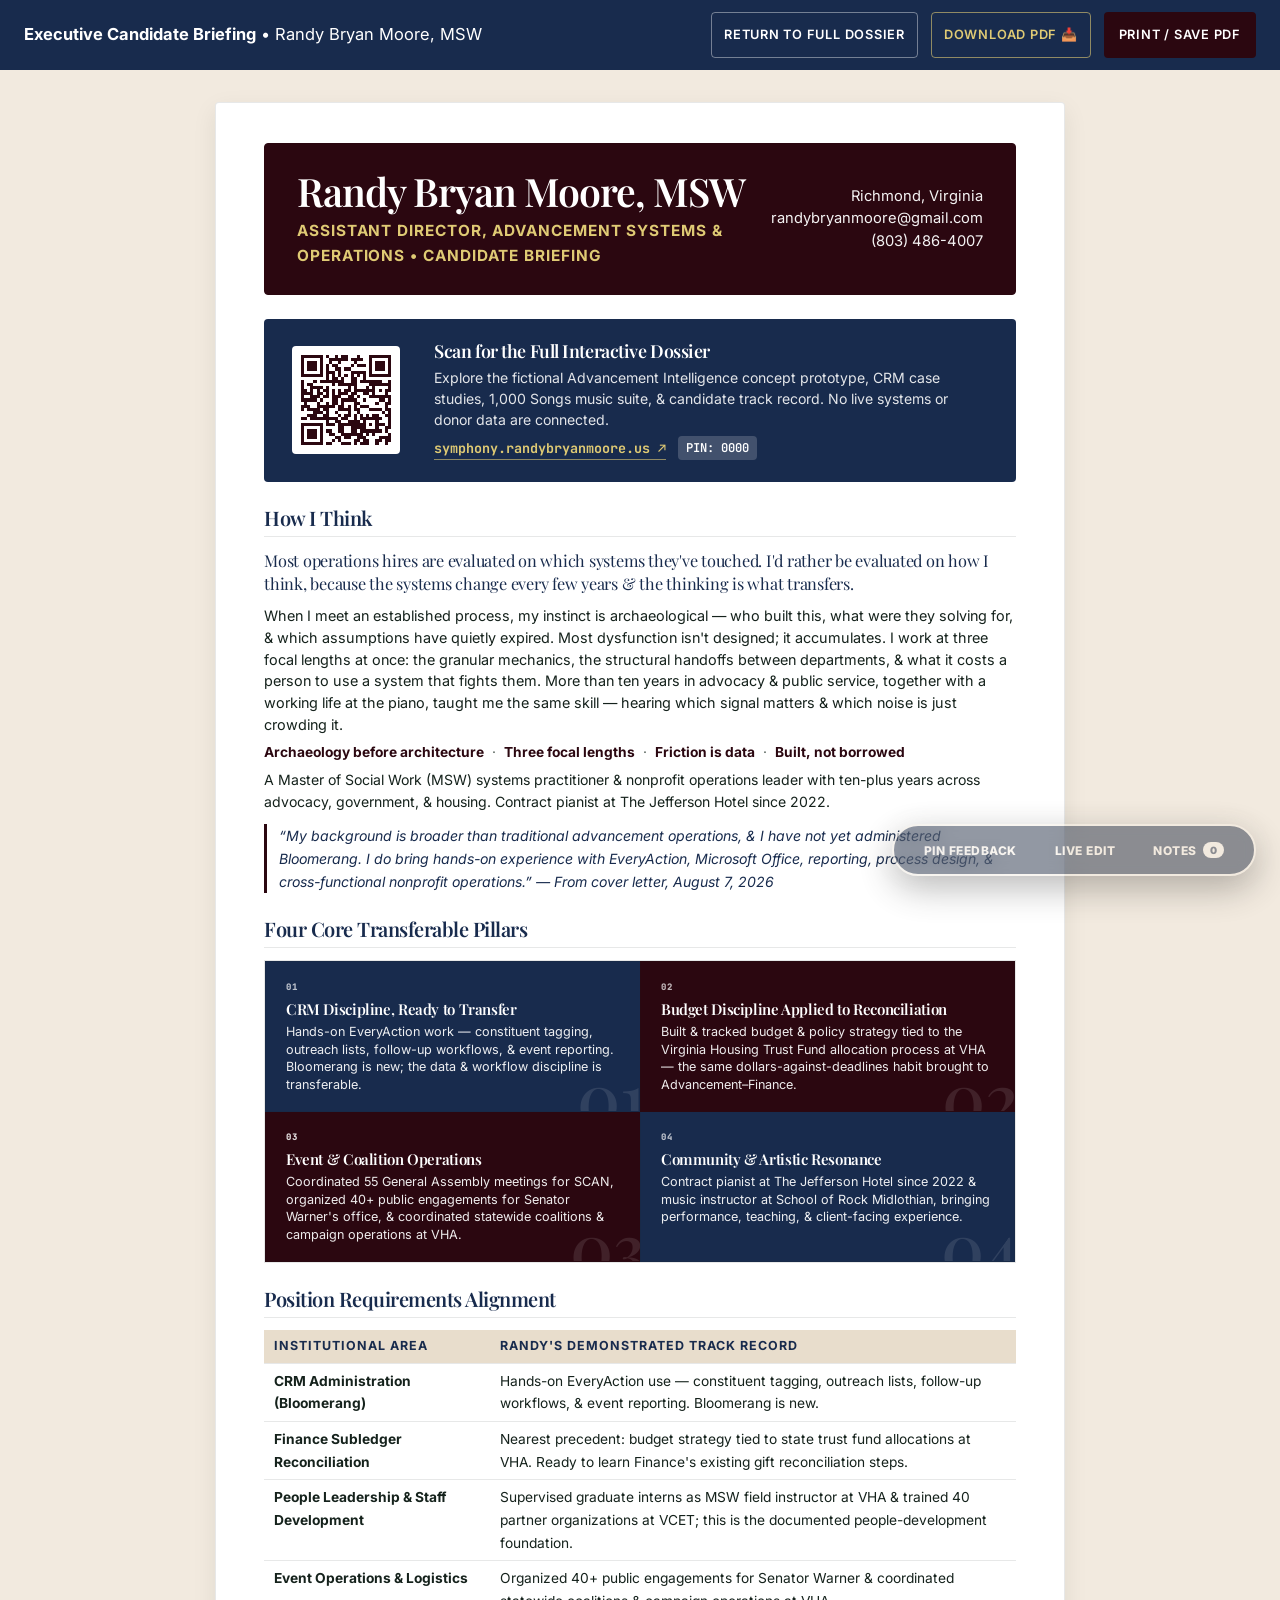
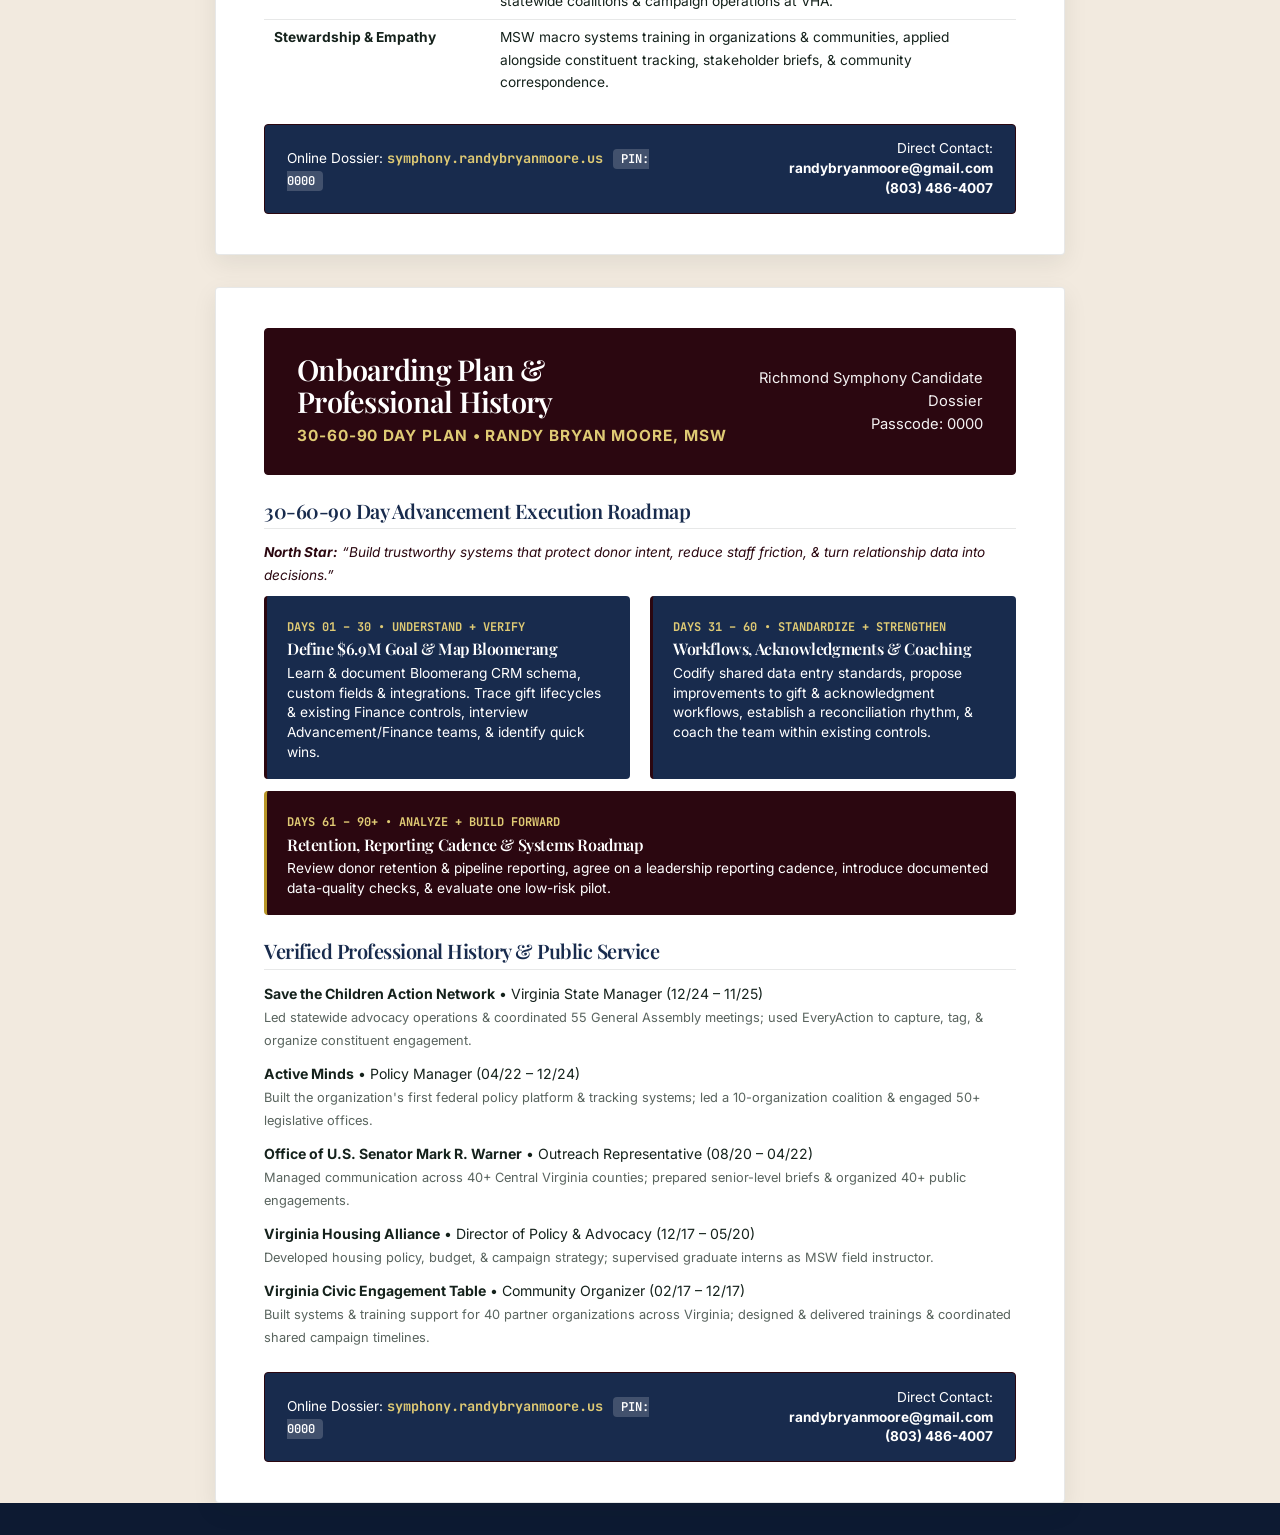
<file: one_pager.html>
<!DOCTYPE html>
<html lang="en">
<head>
  <meta charset="UTF-8">
  <meta name="viewport" content="width=device-width, initial-scale=1.0">
  <link rel="icon" href="data:image/svg+xml,%3Csvg xmlns='http://www.w3.org/2000/svg' viewBox='0 0 64 64'%3E%3Crect width='64' height='64' rx='12' fill='%230d1a32'/%3E%3Ctext x='32' y='41' text-anchor='middle' font-family='serif' font-size='27' font-weight='700' fill='%23f2eadf'%3ERM%3C/text%3E%3C/svg%3E">
  <meta name="robots" content="noindex, nofollow, noarchive, nosnippet, noimageindex">
  <title>Executive Candidate Briefing — Richmond Symphony | Randy Bryan Moore, MSW</title>
  <link rel="stylesheet" href="styles.css?v=1787263078">
  <style>
    /* ------------------------------------------------------------------
       SELF-CONTAINED HANDOUT STYLES
       This file must render correctly with or without styles.css — it gets
       printed, emailed, and opened standalone. Every token, the base type,
       .btn variants, and .matrix-table are redefined here so the handout
       never falls back to unstyled black Times.
       ------------------------------------------------------------------ */
    :root {
      /* Brand values taken verbatim from randybryanmoore.us */
      --cream: #F2EADF;          /* brand --cream */
      --cream-surface: #FBF6ED;  /* brand --paper */
      --cream-soft: #E8DDCC;     /* brand --paper-deep */
      --wine: #2B0710;           /* canonical single red */
      --wine-dark: #2B0710;      /* canonical single red */
      --cobalt: #182B4D;         /* brand --navy */
      --cobalt-mid: #172A42;     /* brand --admin-blue */
      --cobalt-deep: #0D1A32;    /* brand --forest-deep */
      --cobalt-soft: rgba(24, 43, 77, 0.07);
      --sage: #808370;           /* brand --muted-olive — material only, never text */
      --sage-soft: rgba(128, 131, 112, 0.10);
      --gold: #B89628;          /* borders/rules only — fails contrast as text */
      --gold-ink: #76601A;      /* text-safe gold */
      --gold-light: #DFCA74;    /* text only on dark grounds */
      --charcoal: #15221C;      /* brand --ink */
      --charcoal-soft: #2B3A33;
      --muted-olive: #59645E;   /* brand --muted — 5.72:1 on paper */
      --border-subtle: rgba(28, 33, 30, 0.1);
      --border-strong: rgba(28, 33, 30, 0.22);
      --font-serif: 'Playfair Display', 'Iowan Old Style', Palatino, Georgia, serif;
      --font-sans: 'Inter', -apple-system, BlinkMacSystemFont, 'Segoe UI', Roboto, Helvetica, Arial, sans-serif;
      --font-mono: 'JetBrains Mono', ui-monospace, SFMono-Regular, Menlo, monospace;
      --shadow-md: 0 8px 24px rgba(28, 33, 30, 0.08);
      --radius-sm: 4px;
      --transition: all 0.25s cubic-bezier(0.16, 1, 0.3, 1);
    }

    *, *::before, *::after { box-sizing: border-box; margin: 0; padding: 0; }

    body {
      font-family: var(--font-sans);
      background-color: var(--cream);
      color: var(--charcoal);
      line-height: 1.65;
      -webkit-font-smoothing: antialiased;
    }

    h1, h2, h3 {
      font-family: var(--font-serif);
      font-weight: 600;
      line-height: 1.2;
      text-wrap: balance;
    }

    p { margin-bottom: 0.75rem; }
    em { font-style: italic; }

    /* Buttons — mirrored from styles.css so the print bar never renders raw */
    .btn {
      display: inline-flex;
      align-items: center;
      gap: 0.5rem;
      font-family: var(--font-sans);
      font-size: 0.88rem;
      font-weight: 600;
      padding: 0.65rem 1.4rem;
      border-radius: var(--radius-sm);
      text-decoration: none;
      cursor: pointer;
      transition: var(--transition);
      border: 1px solid transparent;
      text-transform: uppercase;
      letter-spacing: 0.06em;
    }
    .btn-wine { background-color: var(--wine); color: #FFFFFF; }
    .btn-wine:hover { background-color: var(--wine-dark); color: #FFFFFF; }
    .btn-outline { border-color: var(--border-strong); color: var(--charcoal); background: transparent; }
    .btn-outline:hover { border-color: var(--cobalt-mid); color: var(--cobalt-mid); background-color: var(--cobalt-soft); }

    /* Alignment table — mirrored from styles.css */
    .matrix-table { width: 100%; border-collapse: collapse; text-align: left; }
    .matrix-table th,
    .matrix-table td { border-bottom: 1px solid var(--border-subtle); vertical-align: top; }
    .matrix-table th {
      background: var(--cream-soft);
      font-family: var(--font-sans);
      font-size: 0.78rem;
      font-weight: 700;
      text-transform: uppercase;
      letter-spacing: 0.08em;
      color: var(--cobalt);
    }
    .matrix-table tr:last-child td { border-bottom: none; }

    /* Dimensional cards — same brand pattern as index.html: alternating
       navy / maroon / paper with a ghost numeral, so the handout and the
       dossier read as one document. Card 1 & 4 navy, 2 maroon, 3 paper. */
    .dgrid { display: grid; grid-template-columns: repeat(2, 1fr); border: 1px solid var(--border-subtle); margin-top: 0.4rem; }
    .dcard { position: relative; isolation: isolate; overflow: hidden; padding: 1.1rem 1.25rem; min-height: 128px; border: 1px solid var(--border-subtle); border-top: none; border-right: none; }
    .dgrid > .dcard:nth-child(-n+2) { border-top: 1px solid var(--border-subtle); }
    .dgrid > .dcard:nth-child(even) { border-right: 1px solid var(--border-subtle); }
    .dcard:nth-child(1), .dcard:nth-child(4) { background: var(--cobalt); color: #fff; }
    .dcard:nth-child(2), .dcard:nth-child(3) { background: var(--wine); color: #fff; }
    .dcard .dcard-num { position: relative; z-index: 1; display: block; font-family: var(--font-mono); font-size: 9px; font-weight: 800; letter-spacing: 0.12em; text-transform: uppercase; opacity: 0.7; margin-bottom: 0.35rem; }
    .dcard:nth-child(3) .dcard-num { color: #fff; opacity: 0.85; }
    .dcard h3 { position: relative; z-index: 1; font-size: 0.94rem; color: inherit; margin-bottom: 0.3rem; }
    .dcard p { position: relative; z-index: 1; font-size: 0.79rem; line-height: 1.4; color: inherit; opacity: 0.92; margin: 0; }
    .dcard::after { content: attr(data-mark); position: absolute; z-index: 0; right: -6px; bottom: -20px; font-family: var(--font-serif); font-weight: 500; font-size: 4.4rem; line-height: 1; color: currentColor; opacity: 0.1; pointer-events: none; }
    .dcard:nth-child(3)::after { color: #fff; opacity: 0.1; }
    @media print {
      .dcard { -webkit-print-color-adjust: exact; print-color-adjust: exact; }
    }

    @page {
      size: letter portrait;
      margin: 0.4in;
    }

    @media print {
      * { -webkit-print-color-adjust: exact !important; print-color-adjust: exact !important; }
      html, body { background: #fff !important; }
      body { color: #000; font-size: 10pt; line-height: 1.4; }
      .top-nav, .annotation-dock, .annotation-popover, .feedback-drawer, .passcode-gate-overlay, .print-btn-bar { display: none !important; }
      .page-break { page-break-before: always; break-before: page; }
      .handout-sheet { box-shadow: none; border: none; padding: 0; margin: 0; max-width: 100%; }
    }
    .print-btn-bar {
      background: var(--cobalt);
      color: #fff;
      padding: 12px 24px;
      display: flex;
      justify-content: space-between;
      align-items: center;
      position: sticky;
      top: 0;
      z-index: 1000;
    }
    .handout-sheet {
      background: #ffffff;
      max-width: 850px;
      margin: 2rem auto;
      padding: 2.5rem 3rem;
      border: 1px solid var(--border-subtle);
      border-radius: var(--radius-sm);
      box-shadow: var(--shadow-md);
    }
    .handout-header {
      display: flex;
      justify-content: space-between;
      align-items: center;
      background: var(--wine);
      color: #ffffff;
      padding: 1.6rem 2rem;
      border-radius: var(--radius-sm);
      margin-bottom: 1.5rem;
      border: 1px solid var(--wine-dark);
      -webkit-print-color-adjust: exact;
      print-color-adjust: exact;
    }
    .handout-title h1 {
      font-size: 2.45rem;
      color: #ffffff !important;
      margin-bottom: 0.3rem;
      line-height: 1.1;
    }
    .handout-title p {
      font-size: 0.96rem;
      color: var(--gold-light) !important;
      font-weight: 700;
      margin-bottom: 0;
      text-transform: uppercase;
      letter-spacing: 0.06em;
    }
    .handout-meta {
      text-align: right;
      font-size: 0.92rem;
      color: rgba(255, 255, 255, 0.95) !important;
      line-height: 1.55;
    }
    .handout-meta div {
      color: rgba(255, 255, 255, 0.95) !important;
    }
    .handout-section {
      margin-bottom: 1.5rem;
    }
    .handout-section h2 {
      font-size: 1.25rem;
      color: var(--cobalt);
      border-bottom: 1px solid var(--border-subtle);
      padding-bottom: 0.35rem;
      margin-bottom: 0.75rem;
    }
    .handout-grid-2 {
      display: grid;
      grid-template-columns: 1fr 1fr;
      gap: 1.25rem;
    }
    .handout-card {
      background: var(--cream);
      padding: 1rem 1.25rem;
      border-radius: var(--radius-sm);
      border-left: 3px solid var(--wine);
    }
    .handout-card h3 {
      font-size: 1rem;
      color: var(--cobalt);
      margin-bottom: 0.35rem;
    }
    .handout-card p {
      font-size: 0.86rem;
      line-height: 1.45;
      margin-bottom: 0;
    }

    .handout-card--navy {
      background: var(--cobalt) !important;
      color: #ffffff !important;
      border-left: 3px solid var(--wine) !important;
    }
    .handout-card--navy h3,
    .handout-card--navy p {
      color: #ffffff !important;
    }
    .handout-card--navy span {
      color: var(--gold-light) !important;
    }

    .handout-card--wine {
      background: var(--wine) !important;
      color: #ffffff !important;
      border-left: 3px solid var(--gold) !important;
    }
    .handout-card--wine h3,
    .handout-card--wine p {
      color: #ffffff !important;
    }
    .handout-card--wine span {
      color: var(--gold-light) !important;
    }

    .handout-footer {
      background: var(--cobalt);
      color: #ffffff;
      padding: 0.9rem 1.4rem;
      border-radius: var(--radius-sm);
      margin-top: 1.5rem;
      display: flex;
      justify-content: space-between;
      align-items: center;
      font-size: 0.85rem;
      border: 1px solid var(--wine-dark);
      -webkit-print-color-adjust: exact;
      print-color-adjust: exact;
    }
    .handout-footer a {
      color: var(--gold-light);
      text-decoration: none;
      font-family: var(--font-mono);
      font-weight: 700;
    }
    .handout-footer strong {
      color: #ffffff;
    }
    .handout-footer .footer-pin {
      background: rgba(255, 255, 255, 0.18);
      color: #ffffff;
      padding: 2px 8px;
      border-radius: 4px;
      font-family: var(--font-mono);
      font-size: 0.76rem;
      margin-left: 6px;
      font-weight: 600;
    }

    .portfolio-block {
      display: grid;
      grid-template-columns: 120px 1fr;
      gap: 1.4rem;
      align-items: center;
      background: var(--cobalt);
      border-radius: var(--radius-sm);
      padding: 1.35rem 1.75rem;
    }
    .portfolio-block .qr-wrap { background: #fff; padding: 6px; border-radius: 4px; width: 108px; height: 108px; }
    .portfolio-block .qr-wrap svg { display: block; width: 100%; height: 100%; }
    .portfolio-block h3 { color: #fff; font-size: 1.12rem; margin-bottom: 0.3rem; }
    .portfolio-block p { color: rgba(255,255,255,0.88); font-size: 0.88rem; line-height: 1.5; margin-bottom: 0.4rem; }
    .portfolio-block a.portfolio-link {
      color: var(--gold-light); font-family: var(--font-mono); font-size: 0.84rem; font-weight: 700;
      text-decoration: none; border-bottom: 1px solid rgba(223,202,116,0.6);
    }
    @media print {
      .portfolio-block { background: #fff; border: 1px solid #000; }
      .portfolio-block h3, .portfolio-block p, .portfolio-block a.portfolio-link { color: #000 !important; }
    }
  </style>
</head>
<body>

  <div class="print-btn-bar">
    <div><strong>Executive Candidate Briefing</strong> • Randy Bryan Moore, MSW</div>
    <div>
      <a href="index.html" class="btn btn-outline" style="color:#fff; border-color:rgba(255,255,255,0.4); padding:4px 12px; font-size:0.8rem;">Return to Full Dossier</a>
      <a href="Randy_Bryan_Moore_Executive_Briefing.pdf" download class="btn btn-outline" style="color:#dfca74; border-color:rgba(223,202,116,0.6); padding:4px 12px; font-size:0.8rem; margin-left:8px; text-decoration:none;">Download PDF 📥</a>
      <button onclick="window.print()" class="btn btn-wine" style="padding:4px 14px; font-size:0.8rem; margin-left:8px;">Print / Save PDF</button>
    </div>
  </div>

  <!-- Page 1: Executive Summary & Core Competencies -->
  <div class="handout-sheet">
    <div class="handout-header">
      <div class="handout-title">
        <h1>Randy Bryan Moore, MSW</h1>
        <p>Assistant Director, Advancement Systems & Operations • Candidate Briefing</p>
      </div>
      <div class="handout-meta">
        <div>Richmond, Virginia</div>
        <div>randybryanmoore@gmail.com</div>
        <div>(803) 486-4007</div>
      </div>
    </div>


    <!-- Entrance Portal: Interactive Digital Portfolio QR Block -->
    <div class="portfolio-block" style="margin-bottom: 1.5rem;">
      <div class="qr-wrap"><svg role="img" aria-label="QR code linking to https://symphony.randybryanmoore.us/" shape-rendering="crispEdges" xmlns="http://www.w3.org/2000/svg" viewBox="0 0 31 31"><path fill="#fff" d="M0 0h31v31h-31z"/><path stroke="#2b0710" d="M1 1.5h7m1 0h1m2 0h1m1 0h2m3 0h1m3 0h7m-29 1h1m5 0h1m2 0h6m1 0h4m2 0h1m5 0h1m-29 1h1m1 0h3m1 0h1m2 0h1m2 0h1m4 0h1m4 0h1m1 0h3m1 0h1m-29 1h1m1 0h3m1 0h1m1 0h1m1 0h2m4 0h1m1 0h3m1 0h1m1 0h3m1 0h1m-29 1h1m1 0h3m1 0h1m1 0h1m2 0h2m1 0h2m6 0h1m1 0h3m1 0h1m-29 1h1m5 0h1m1 0h3m1 0h1m3 0h5m1 0h1m5 0h1m-29 1h7m1 0h1m1 0h1m1 0h1m1 0h1m1 0h1m1 0h1m1 0h1m1 0h7m-21 1h1m1 0h2m1 0h1m2 0h2m2 0h1m-21 1h1m3 0h1m1 0h8m2 0h2m1 0h7m2 0h1m-29 1h1m1 0h2m6 0h1m1 0h6m4 0h7m-29 1h1m2 0h4m1 0h1m6 0h1m1 0h1m3 0h1m1 0h1m4 0h1m-29 1h2m1 0h1m1 0h1m1 0h2m1 0h1m1 0h1m1 0h2m1 0h7m1 0h1m1 0h2m-29 1h4m1 0h2m1 0h1m1 0h1m1 0h3m1 0h2m2 0h2m1 0h1m3 0h1m-28 1h1m2 0h3m1 0h2m1 0h3m2 0h2m1 0h1m3 0h7m-29 1h5m1 0h1m3 0h2m1 0h5m2 0h1m4 0h2m1 0h1m-28 1h1m3 0h1m2 0h1m1 0h2m1 0h1m3 0h2m5 0h1m2 0h2m-29 1h3m2 0h6m1 0h2m1 0h1m1 0h1m1 0h3m5 0h1m-28 1h1m1 0h4m1 0h2m3 0h4m1 0h2m3 0h4m1 0h2m-25 1h3m1 0h1m2 0h1m3 0h1m2 0h1m7 0h1m1 0h1m-27 1h3m2 0h2m3 0h1m1 0h2m1 0h1m1 0h1m1 0h1m1 0h2m2 0h2m-29 1h2m1 0h9m1 0h2m2 0h1m1 0h7m2 0h1m-21 1h1m2 0h2m2 0h4m1 0h1m3 0h1m3 0h1m-29 1h7m1 0h3m1 0h9m1 0h1m1 0h3m1 0h1m-29 1h1m5 0h1m5 0h2m2 0h5m3 0h1m2 0h2m-29 1h1m1 0h3m1 0h1m1 0h2m2 0h2m2 0h2m1 0h7m1 0h1m-28 1h1m1 0h3m1 0h1m2 0h2m2 0h7m1 0h1m1 0h1m4 0h1m-29 1h1m1 0h3m1 0h1m4 0h2m1 0h2m2 0h3m4 0h4m-29 1h1m5 0h1m3 0h1m1 0h1m4 0h2m1 0h2m2 0h2m1 0h2m-29 1h7m1 0h2m3 0h3m1 0h1m1 0h3m2 0h1m2 0h1"/></svg></div>
      <div>
        <h3 style="color: #fff; font-size: 1.12rem; margin-bottom: 0.3rem;">Scan for the Full Interactive Dossier</h3>
        <p style="color: rgba(255,255,255,0.88); font-size: 0.88rem; line-height: 1.5; margin-bottom: 0.4rem;">Explore the fictional Advancement Intelligence concept prototype, CRM case studies, 1,000 Songs music suite, &amp; candidate track record. No live systems or donor data are connected.</p>
        <div style="display: flex; gap: 12px; align-items: center;">
          <a class="portfolio-link" href="https://symphony.randybryanmoore.us/" target="_blank" rel="noopener" style="color: var(--gold-light); font-family: var(--font-mono); font-size: 0.84rem; font-weight: 700; text-decoration: none; border-bottom: 1px solid rgba(223,202,116,0.6);">symphony.randybryanmoore.us ↗</a>
          <span style="font-family: var(--font-mono); font-size: 0.76rem; background: rgba(255,255,255,0.18); color: #fff; padding: 2px 8px; border-radius: 4px; font-weight: 600;">PIN: 0000</span>
        </div>
      </div>
    </div>

    <div class="handout-section">
      <h2>How I Think</h2>
      <p style="font-size: 1.02rem; line-height: 1.45; color: var(--cobalt); margin-bottom: 0.6rem; font-family: var(--font-serif); letter-spacing: -0.015em;">
        Most operations hires are evaluated on which systems they've touched. I'd rather be evaluated on how I think, because the systems change every few years and the thinking is what transfers.
      </p>
      <p style="font-size: 0.9rem; line-height: 1.5; color: var(--charcoal); margin-bottom: 0.5rem;">
        When I meet an established process, my instinct is archaeological — who built this, what were they solving for, and which assumptions have quietly expired. Most dysfunction isn't designed; it accumulates. I work at three focal lengths at once: the granular mechanics, the structural handoffs between departments, and what it costs a person to use a system that fights them. More than ten years in advocacy and public service, together with a working life at the piano, taught me the same skill — hearing which signal matters and which noise is just crowding it.
      </p>
      <p style="font-size: 0.86rem; line-height: 1.45; color: var(--muted-olive); margin-bottom: 0.4rem;">
        <strong style="color: var(--wine);">Archaeology before architecture</strong> &nbsp;·&nbsp; <strong style="color: var(--wine);">Three focal lengths</strong> &nbsp;·&nbsp; <strong style="color: var(--wine);">Friction is data</strong> &nbsp;·&nbsp; <strong style="color: var(--wine);">Built, not borrowed</strong>
      </p>
      <p style="font-size: 0.88rem; line-height: 1.5; color: var(--charcoal); margin-bottom: 0.5rem;">
        A Master of Social Work (MSW) systems practitioner and nonprofit operations leader with ten-plus years across advocacy, government, and housing. Contract pianist at The Jefferson Hotel since 2022.
      </p>
      <blockquote style="font-size: 0.88rem; font-style: italic; color: var(--cobalt); border-left: 3px solid var(--wine); padding-left: 12px; margin: 0.75rem 0;">
        “My background is broader than traditional advancement operations, and I have not yet administered Bloomerang. I do bring hands-on experience with EveryAction, Microsoft Office, reporting, process design, and cross-functional nonprofit operations.” — <em>From cover letter, August 7, 2026</em>
      </blockquote>
    </div>

    <div class="handout-section">
      <h2>Four Core Transferable Pillars</h2>
      <div class="dgrid">
        <div class="dcard" data-mark="01">
          <span class="dcard-num">01</span>
          <h3>CRM Discipline, Ready to Transfer</h3>
          <p>Hands-on EveryAction work — constituent tagging, outreach lists, follow-up workflows, and event reporting. Bloomerang is new; the data and workflow discipline is transferable.</p>
        </div>
        <div class="dcard" data-mark="02">
          <span class="dcard-num">02</span>
          <h3>Budget Discipline Applied to Reconciliation</h3>
          <p>Built and tracked budget and policy strategy tied to the Virginia Housing Trust Fund allocation process at VHA — the same dollars-against-deadlines habit brought to Advancement–Finance.</p>
        </div>
        <div class="dcard" data-mark="03">
          <span class="dcard-num">03</span>
          <h3>Event & Coalition Operations</h3>
          <p>Coordinated 55 General Assembly meetings for SCAN, organized 40+ public engagements for Senator Warner's office, and coordinated statewide coalitions and campaign operations at VHA.</p>
        </div>
        <div class="dcard" data-mark="04">
          <span class="dcard-num">04</span>
          <h3>Community & Artistic Resonance</h3>
          <p>Contract pianist at The Jefferson Hotel since 2022 and music instructor at School of Rock Midlothian, bringing performance, teaching, and client-facing experience.</p>
        </div>
      </div>
    </div>

    <div class="handout-section">
      <h2>Position Requirements Alignment</h2>
      <table class="matrix-table" style="font-size: 0.86rem;">
        <thead>
          <tr>
            <th style="padding: 6px 10px; width: 30%;">Institutional Area</th>
            <th style="padding: 6px 10px; width: 70%;">Randy's Demonstrated Track Record</th>
          </tr>
        </thead>
        <tbody>
          <tr>
            <td style="padding: 6px 10px;"><strong>CRM Administration (Bloomerang)</strong></td>
            <td style="padding: 6px 10px;">Hands-on EveryAction use — constituent tagging, outreach lists, follow-up workflows, and event reporting. Bloomerang is new.</td>
          </tr>
          <tr>
            <td style="padding: 6px 10px;"><strong>Finance Subledger Reconciliation</strong></td>
            <td style="padding: 6px 10px;">Nearest precedent: budget strategy tied to state trust fund allocations at VHA. Ready to learn Finance's existing gift reconciliation steps.</td>
          </tr>
          <tr>
            <td style="padding: 6px 10px;"><strong>People Leadership &amp; Staff Development</strong></td>
            <td style="padding: 6px 10px;">Supervised graduate interns as MSW field instructor at VHA and trained 40 partner organizations at VCET; this is the documented people-development foundation.</td>
          </tr>
          <tr>
            <td style="padding: 6px 10px;"><strong>Event Operations & Logistics</strong></td>
            <td style="padding: 6px 10px;">Organized 40+ public engagements for Senator Warner and coordinated statewide coalitions and campaign operations at VHA.</td>
          </tr>
          <tr>
            <td style="padding: 6px 10px;"><strong>Stewardship & Empathy</strong></td>
            <td style="padding: 6px 10px;">MSW macro systems training in organizations and communities, applied alongside constituent tracking, stakeholder briefs, and community correspondence.</td>
          </tr>
        </tbody>
      </table>
    </div>

    <!-- Executive Handout Footer (Page 1) -->
    <div class="handout-footer">
      <div>Online Dossier: <a href="https://symphony.randybryanmoore.us/" target="_blank" rel="noopener">symphony.randybryanmoore.us</a> <span class="footer-pin">PIN: 0000</span></div>
      <div style="text-align: right; line-height: 1.45;">
        <div>Direct Contact: <strong>randybryanmoore@gmail.com</strong></div>
        <div><strong>(803) 486-4007</strong></div>
      </div>
    </div>
  </div>

  <!-- Page 2: 30-60-90 Day Plan & Professional History -->
  <div class="handout-sheet page-break">
    <div class="handout-header">
      <div class="handout-title">
        <h1 style="font-size: 1.8rem;">Onboarding Plan & Professional History</h1>
        <p>30-60-90 Day Plan • Randy Bryan Moore, MSW</p>
      </div>
      <div class="handout-meta">
        <div>Richmond Symphony Candidate Dossier</div>
        <div>Passcode: 0000</div>
      </div>
    </div>

    <div class="handout-section">
      <h2>30-60-90 Day Advancement Execution Roadmap</h2>
      <p style="font-size: 0.85rem; font-style: italic; color: var(--wine); margin-bottom: 0.6rem;">
        <strong>North Star:</strong> “Build trustworthy systems that protect donor intent, reduce staff friction, and turn relationship data into decisions.”
      </p>
      <div class="handout-grid-2">
        <div class="handout-card handout-card--navy">
          <span style="font-family: var(--font-mono); font-size: 0.75rem; font-weight: 700; color: var(--gold-light);">DAYS 01 – 30 • UNDERSTAND + VERIFY</span>
          <h3>Define $6.9M Goal &amp; Map Bloomerang</h3>
          <p>Learn and document Bloomerang CRM schema, custom fields &amp; integrations. Trace gift lifecycles and existing Finance controls, interview Advancement/Finance teams, and identify quick wins.</p>
        </div>
        <div class="handout-card handout-card--navy">
          <span style="font-family: var(--font-mono); font-size: 0.75rem; font-weight: 700; color: var(--gold-light);">DAYS 31 – 60 • STANDARDIZE + STRENGTHEN</span>
          <h3>Workflows, Acknowledgments &amp; Coaching</h3>
          <p>Codify shared data entry standards, propose improvements to gift and acknowledgment workflows, establish a reconciliation rhythm, and coach the team within existing controls.</p>
        </div>
      </div>
      <div class="handout-card handout-card--wine" style="margin-top: 0.75rem;">
        <span style="font-family: var(--font-mono); font-size: 0.75rem; font-weight: 700; color: var(--gold-light);">DAYS 61 – 90+ • ANALYZE + BUILD FORWARD</span>
        <h3>Retention, Reporting Cadence &amp; Systems Roadmap</h3>
        <p>Review donor retention and pipeline reporting, agree on a leadership reporting cadence, introduce documented data-quality checks, and evaluate one low-risk pilot.</p>
      </div>
    </div>

    <div class="handout-section">
      <h2>Verified Professional History & Public Service</h2>
      <div style="display: flex; flex-direction: column; gap: 0.65rem; font-size: 0.88rem;">
        <div>
          <strong>Save the Children Action Network</strong> • Virginia State Manager (12/24 – 11/25)<br>
          <span style="color: var(--muted-olive); font-size: 0.8rem;">Led statewide advocacy operations and coordinated 55 General Assembly meetings; used EveryAction to capture, tag, and organize constituent engagement.</span>
        </div>
        <div>
          <strong>Active Minds</strong> • Policy Manager (04/22 – 12/24)<br>
          <span style="color: var(--muted-olive); font-size: 0.8rem;">Built the organization's first federal policy platform and tracking systems; led a 10-organization coalition and engaged 50+ legislative offices.</span>
        </div>
        <div>
          <strong>Office of U.S. Senator Mark R. Warner</strong> • Outreach Representative (08/20 – 04/22)<br>
          <span style="color: var(--muted-olive); font-size: 0.8rem;">Managed communication across 40+ Central Virginia counties; prepared senior-level briefs and organized 40+ public engagements.</span>
        </div>
        <div>
          <strong>Virginia Housing Alliance</strong> • Director of Policy and Advocacy (12/17 – 05/20)<br>
          <span style="color: var(--muted-olive); font-size: 0.8rem;">Developed housing policy, budget, and campaign strategy; supervised graduate interns as MSW field instructor.</span>
        </div>
        <div>
          <strong>Virginia Civic Engagement Table</strong> • Community Organizer (02/17 – 12/17)<br>
          <span style="color: var(--muted-olive); font-size: 0.8rem;">Built systems and training support for 40 partner organizations across Virginia; designed and delivered trainings and coordinated shared campaign timelines.</span>
        </div>
      </div>
    </div>

    <!-- Executive Handout Footer (Page 2) -->
    <div class="handout-footer">
      <div>Online Dossier: <a href="https://symphony.randybryanmoore.us/" target="_blank" rel="noopener">symphony.randybryanmoore.us</a> <span class="footer-pin">PIN: 0000</span></div>
      <div style="text-align: right; line-height: 1.45;">
        <div>Direct Contact: <strong>randybryanmoore@gmail.com</strong></div>
        <div><strong>(803) 486-4007</strong></div>
      </div>
    </div>
  </div>

  <!-- Precision Element Hover Inspector Box -->
  <div id="inspector-box" class="inspector-highlight-box">
    <span id="inspector-badge" class="inspector-highlight-badge">Element</span>
  </div>

  <!-- Pinpoint Annotation & Feedback Suite -->
  <div class="annotation-dock" id="annotation-dock" aria-label="Review & Annotation Tools">
    <button class="dock-btn" id="dock-pin-mode-btn" title="Click any element on the page to add feedback">
      <span>Pin Feedback</span>
    </button>
    <button class="dock-btn" id="dock-live-edit-btn" title="Edit copy directly in place">
      <span>Live Edit</span>
    </button>
    <button class="dock-btn" id="dock-view-drawer-btn" onclick="window.toggleFeedbackDrawer(event)" title="View all pinned notes">
      <span>Notes</span> <span class="dock-badge" id="dock-notes-count">0</span>
    </button>
  </div>

  <!-- Precision Pinned Popover -->
  <div class="annotation-popover" id="annotation-popover">
    <div class="popover-header">
      <span class="popover-title">Comment on Element</span>
      <button class="popover-cancel-btn" id="popover-close-btn" aria-label="Close Popover">✕</button>
    </div>
    <div class="popover-target-snippet" id="popover-target-text"></div>
    <div class="popover-tags">
      <span class="tag-chip selected" data-tag="Copy">Copy</span>
      <span class="tag-chip" data-tag="Design">Design</span>
      <span class="tag-chip" data-tag="Data">Data</span>
      <span class="tag-chip" data-tag="Layout">Layout</span>
      <span class="tag-chip" data-tag="Note">Note</span>
    </div>
    <textarea class="popover-textarea" id="popover-comment-input" placeholder="Type your note or revision... (Press Enter to save)"></textarea>
    <div class="popover-actions">
      <button class="popover-cancel-btn" id="popover-dismiss-btn">Cancel (Esc)</button>
      <button class="popover-pin-btn" id="popover-save-btn">Pin Note ↵</button>
    </div>
  </div>

  <!-- Feedback Drawer -->
  <div class="feedback-drawer" id="feedback-drawer">
    <div class="drawer-header">
      <h4>Review Notes (<span id="drawer-count">0</span>)</h4>
      <button id="drawer-close-btn" onclick="window.closeFeedbackDrawer(event)" style="background: transparent; border: none; color: var(--cream); cursor: pointer; font-size: 1.1rem; padding: 2px 6px;">✕</button>
    </div>
    <div class="drawer-body" id="drawer-items-list">
      <p style="color: var(--muted); font-size: 13px; font-style: italic;">No feedback pinned yet. Turn on 'Pin Feedback' and click any headline, paragraph, card, or button.</p>
    </div>
    <div class="drawer-footer">
      <button id="drawer-copy-ai-btn" onclick="window.copyAllNotesAndReset(event)" class="button button-navy" style="width: 100%; justify-content: center; font-size: 12px; padding: 10px;">
        Copy All Notes for Antigravity
      </button>
    </div>
  </div>

  <script src="script.js?v=1787263078"></script>
</body>
</html>
</file>
<file: styles.css>
/* ==========================================================================
   Randy Bryan Moore — Richmond Symphony Advancement Candidate Dossier
   Refined Brand System: Deep Navy, Cabernet Maroon, Antique Cream & Paper
   ========================================================================== */

@import url('https://fonts.googleapis.com/css2?family=Playfair+Display:ital,wght@0,400;0,500;0,600;0,700;1,400;1,500;1,600&family=Inter:wght@300;400;500;600;700;800&family=JetBrains+Mono:wght@400;500;700;800&display=swap');

:root {
  /* Strict Palette: Deep Atlantic Navy, Cabernet Maroon, Warm Cream & Paper */
  --navy:          #182b4d;
  --navy-deep:     #0d1a32;
  --navy-light:    #243d6b;
  /* ELEVATION SCALE -- depth reads through lightness.
     Layer 0 (furthest back, the page/section ground) is darkest.
     Layer 1 (panels and cards sitting on it) is the mid shade.
     Layer 2 (anything resting on a panel) is the lightest.
  /* BLUE -- your deepest navy is the dominant ground; each layer forward
     steps lighter, so depth reads without introducing a second colour. */
  --blue-l1:       #0d1a32;   /* MAIN -- section grounds, the blue you see most */
  --blue-l2:       #182b4d;   /* panels and cards resting on it */
  --blue-l3:       #243d6b;   /* insets resting on a panel */

  /* aliases so existing rules keep resolving */
  --blue-base:     var(--blue-l1);   /* behind the sections */
  --blue-back:     var(--blue-l1);   /* section grounds */
  --blue-mid:      var(--blue-l2);   /* panels and cards */
  --blue-top:      var(--blue-l3);   /* insets on a panel */

  /* RED -- one value only, the footer red. Every red surface carries it. */
  --red-1:         #2b0710;   /* the only red in the artifact */
  --red-2:         var(--red-1);
  --red-3:         var(--red-1);
  --red:           var(--red-1);
  --red-back:      var(--red-1);
  --red-mid:       var(--red-2);
  --red-top:       var(--red-3);

  /* aliases kept so existing rules keep resolving */
  --navy-ground:   var(--blue-back);
  --block-fill:    var(--blue-mid);
  /* ONE red across the site: header band, buttons, chapter strip, roadmap
     cards and the MSW accent all resolve here. */
  --maroon:        var(--red-3);
  --red-accent:    var(--red-3);
  --maroon-deep:   var(--red-1);
  --cream:         #f2eadf;
  --paper:         #fbf6ed;
  --paper-deep:    #e8ddcc;
  --white:         #ffffff;
  --ink:           #151c22;
  --muted:         #595e64;
  --muted-light:   #8a9096;
  --line:          rgba(21, 28, 34, 0.16);
  --line-light:    rgba(242, 234, 223, 0.22);
  --shadow:        0 26px 70px rgba(13, 26, 50, 0.18);
  --shadow-sm:     0 4px 14px rgba(21, 28, 34, 0.08);

  /* Typography Stack */
  --sans:  "Inter", -apple-system, BlinkMacSystemFont, "Segoe UI", Roboto, sans-serif;
  --serif: "Playfair Display", "Iowan Old Style", Georgia, serif;
  --mono:  "JetBrains Mono", "SFMono-Regular", Consolas, monospace;

  /* Layout Measurements */
  --shell:   min(1220px, calc(100vw - 64px));
  --narrow:  min(820px, calc(100vw - 64px));
  --nav-h:   84px;
}

/* Reset & Base */
*, *::before, *::after {
  box-sizing: border-box;
  margin: 0;
  padding: 0;
}

html {
  scroll-behavior: smooth;
  scroll-padding-top: var(--nav-h);
  background-color: var(--navy-deep);
  color-scheme: light;
}

body {
  margin: 0;
  min-width: 320px;
  background-color: var(--navy-deep);
  color: var(--ink);
  font-family: var(--sans);
  font-size: 16.5px;
  line-height: 1.65;
  text-rendering: optimizeLegibility;
  -webkit-font-smoothing: antialiased;
  overflow-x: hidden;
}

/* Scroll Progress Bar */
.scroll-progress-bar {
  position: fixed;
  top: 0;
  left: 0;
  height: 3px;
  background: var(--maroon);
  width: 0%;
  z-index: 10001;
  transition: width 0.1s ease;
}

/* Typography Hierarchy */
h1, h2, h3, h4 {
  font-family: var(--serif);
  font-weight: 600;
  letter-spacing: -0.025em;
  line-height: 1.12;
  color: inherit;
}

h1 { font-size: clamp(46px, 6.5vw, 88px); }
h2 { font-size: clamp(32px, 4.2vw, 58px); }
h3 { font-size: clamp(22px, 2.6vw, 34px); }
h4 { font-size: clamp(17px, 1.6vw, 22px); }

p {
  margin-bottom: 1.15rem;
  color: inherit;
}

a {
  color: inherit;
  text-decoration: underline;
  text-underline-offset: 0.18em;
  transition: all 160ms ease;
}

a:hover {
  text-decoration-thickness: 2px;
}

img {
  display: block;
  max-width: 100%;
}

/* Layout Shells */
.page-shell {
  width: var(--shell);
  margin-inline: auto;
  position: relative;
  z-index: 2;
}

.narrow-shell {
  width: var(--narrow);
  margin-inline: auto;
}

/* Section Containers & Colors */
.section {
  padding-block: clamp(72px, 9vw, 130px);
  background: var(--paper);
  color: var(--ink);
  position: relative;
  border-bottom: 1px solid var(--line);
}

.section-cream {
  background: var(--cream);
  color: var(--ink);
}

.section-maroon {
  background: var(--maroon);
  color: var(--paper);
  border-color: rgba(242, 234, 223, 0.18);
}

.section-navy {
  background: var(--navy-ground);
  color: var(--paper);
  border-color: rgba(242, 234, 223, 0.18);
}

.section-dark {
  background: var(--navy-deep);
  color: var(--cream);
}

/* Section Headings */
.section-heading {
  display: grid;
  grid-template-columns: minmax(160px, 0.32fr) 1fr;
  gap: clamp(28px, 6vw, 90px);
  margin-bottom: clamp(40px, 6vw, 72px);
  align-items: start;
}

.section-heading h2 {
  max-width: 880px;
  margin-bottom: 18px;
}

.lead {
  max-width: 720px;
  font-size: clamp(18px, 1.8vw, 24px);
  line-height: 1.48;
  opacity: 0.9;
}

/* Kickers & Eyebrows */
.kicker {
  margin-bottom: 14px;
  color: var(--maroon);
  font-family: var(--mono);
  font-size: 11px;
  font-weight: 800;
  letter-spacing: 0.14em;
  line-height: 1.3;
  text-transform: uppercase;
}

.kicker-light {
  color: var(--cream);
  opacity: 0.9;
}

.eyebrow-line {
  display: flex;
  gap: 14px;
  align-items: center;
  margin-bottom: 18px;
  font-family: var(--mono);
  font-size: 11px;
  font-weight: 800;
  letter-spacing: 0.13em;
  text-transform: uppercase;
}

.eyebrow-line::before {
  width: 36px;
  height: 1.5px;
  background: currentColor;
  content: "";
}

/* Pill Buttons */
.button,
.btn {
  display: inline-flex;
  min-height: 46px;
  align-items: center;
  justify-content: center;
  gap: 8px;
  border: 1.5px solid transparent;
  border-radius: 999px;
  padding: 10px 22px;
  font-family: var(--sans);
  font-size: 12.5px;
  font-weight: 800;
  letter-spacing: 0.045em;
  line-height: 1.2;
  text-align: center;
  text-decoration: none;
  text-transform: uppercase;
  cursor: pointer;
  white-space: nowrap;
  transition: background 160ms ease, color 160ms ease, transform 160ms ease, border-color 160ms ease, box-shadow 160ms ease;
}

.button:hover,
.btn:hover {
  transform: translateY(-2px);
}

.button-navy,
.btn-navy {
  background: var(--navy);
  border-color: var(--navy);
  color: var(--cream) !important;
}
.button-navy:hover,
.btn-navy:hover {
  background: var(--navy-deep);
  border-color: var(--navy-deep);
}

.button-navy-accent,
.btn-navy-accent {
  background: var(--navy-light);
  border-color: var(--cream);
  color: var(--cream) !important;
}
.button-navy-accent:hover,
.btn-navy-accent:hover {
  background: var(--navy-deep);
}

.button-maroon,
.btn-maroon {
  background: var(--maroon);
  border-color: var(--maroon);
  color: var(--cream) !important;
}
.button-maroon:hover,
.btn-maroon:hover {
  background: var(--maroon-deep);
  border-color: var(--maroon-deep);
}

.button-cream,
.btn-cream {
  border-color: var(--cream);
  background: var(--cream);
  color: var(--navy-deep) !important;
}
.button-cream:hover,
.btn-cream:hover {
  background: var(--paper);
  border-color: var(--paper);
  color: var(--navy) !important;
}

.button-ink,
.btn-ink {
  background: var(--ink);
  color: var(--paper) !important;
}
.button-ink:hover,
.btn-ink:hover {
  background: var(--maroon);
}

.button-outline,
.btn-outline {
  border-color: currentColor;
  background: transparent;
  color: inherit;
}
.button-outline:hover,
.btn-outline:hover {
  background: rgba(21, 28, 34, 0.08);
}

.button-outline-light,
.btn-outline-light {
  border-color: rgba(242, 234, 223, 0.65);
  background: transparent;
  color: var(--cream) !important;
}
.button-outline-light:hover,
.btn-outline-light:hover {
  background: var(--cream);
  color: var(--navy-deep) !important;
}

.button-row {
  display: flex;
  flex-wrap: wrap;
  gap: 12px;
  margin-top: 24px;
}

/* Sticky Header */
.site-header {
  position: sticky;
  z-index: 1000;
  top: 0;
  color: var(--cream);
  background: var(--maroon);
  border-bottom: 1px solid rgba(242, 234, 223, 0.18);
  height: var(--nav-h);
}

.header-inner {
  width: var(--shell);
  height: 100%;
  margin-inline: auto;
  display: flex;
  align-items: center;
  justify-content: space-between;
  gap: 20px;
}

.wordmark {
  display: flex;
  align-items: center;
  gap: 12px;
  text-decoration: none;
  color: var(--cream);
}

.wordmark-monogram {
  width: 40px;
  height: 40px;
  border-radius: 50%;
  border: 1.5px solid var(--cream);
  display: flex;
  align-items: center;
  justify-content: center;
  font-family: var(--serif);
  font-size: 1.15rem;
  font-weight: 700;
  background: var(--navy);
  color: var(--cream);
}

.wordmark-text {
  display: flex;
  flex-direction: column;
}

/* Fixed two-line lockup: the name previously broke after the comma
   ("Randy Bryan Moore," / "MSW") and split to 4 lines on mobile. */
.wordmark-title {
  font-family: var(--serif);
  font-size: 1.15rem;
  font-weight: 600;
  line-height: 1.15;
  color: var(--cream);
  display: flex;
  flex-direction: column;
}

.wordmark-title > span {
  white-space: nowrap;
}

.wordmark-sub {
  font-family: var(--mono);
  font-size: 9.5px;
  font-weight: 800;
  letter-spacing: 0.12em;
  text-transform: uppercase;
  color: var(--cream);
  opacity: 0.85;
}

.desktop-nav {
  display: flex;
  justify-content: center;
  gap: clamp(10px, 1.4vw, 22px);
  list-style: none;
}

.desktop-nav li {
  display: inline-flex;
  align-items: center;
  gap: clamp(8px, 0.9vw, 14px);
}

.desktop-nav li + li::before {
  color: var(--cream);
  content: "//";
  font-family: var(--mono);
  font-size: 9px;
  font-weight: 800;
  opacity: 0.48;
}

.kicker::before {
  content: "(( ";
}

.kicker::after {
  content: " ))";
}

.desktop-nav a {
  position: relative;
  display: inline-flex;
  align-items: center;
  min-height: 44px;
  color: var(--cream);
  font-family: var(--serif);
  font-size: 15px;
  font-weight: 500;
  text-decoration: none;
  letter-spacing: normal;
}

.desktop-nav a::after {
  position: absolute;
  right: 0;
  bottom: 8px;
  left: 0;
  height: 2px;
  background: var(--cream);
  content: "";
  transform: scaleX(0);
  transform-origin: right;
  transition: transform 180ms ease;
}

.desktop-nav a:hover::after,
.desktop-nav a.active::after {
  transform: scaleX(1);
  transform-origin: left;
}

.header-actions {
  display: flex;
  align-items: center;
  gap: 10px;
}

/* Chapter Ticker / Strip */
.chapter-strip {
  overflow: hidden;
  border-block: 1px solid var(--line);
  background: var(--maroon);
  color: var(--paper);
}

.chapter-strip-inner {
  display: flex;
  width: max-content;
}

.chapter-strip span {
  padding: 14px 22px;
  border-right: 1px solid rgba(251, 246, 237, 0.25);
  font-family: var(--mono);
  font-size: 11px;
  font-weight: 800;
  letter-spacing: 0.11em;
  text-transform: uppercase;
}

.chapter-strip a {
  color: inherit;
  text-decoration: none;
}

.chapter-strip a:hover {
  color: var(--cream);
  text-decoration: underline;
}

/* Hero Section (Deep Navy Blue Ground) */
.home-hero {
  min-height: calc(100svh - var(--nav-h));
  overflow: hidden;
  background: var(--navy-ground);
  color: var(--cream);
  border-bottom: 1px solid var(--line-light);
}

.home-hero-grid {
  display: grid;
  grid-template-columns: minmax(0, 1.05fr) minmax(420px, 0.95fr);
  min-height: calc(100svh - var(--nav-h));
}

.home-hero-copy {
  position: relative;
  z-index: 2;
  min-width: 0;
  padding: clamp(36px, 4.5vw, 60px) clamp(24px, 5vw, 72px) 40px max(24px, calc((100vw - var(--shell)) / 2));
  display: flex;
  flex-direction: column;
  justify-content: flex-start;
  align-items: center;
  text-align: center;
}

.home-hero h1 {
  margin-bottom: 20px;
  font-size: clamp(44px, 5.8vw, 84px);
  font-weight: 700;
  letter-spacing: -0.03em;
  line-height: 1.04;
  color: var(--cream);
  text-align: center;
}

.home-hero h1 span {
  display: block;
}

.home-hero h1 em {
  color: var(--cream);
  font-style: italic;
  font-weight: 500;
  text-decoration: underline;
  text-decoration-color: var(--maroon);
  text-underline-offset: 6px;
}

.hero-name-divider {
  display: inline;
  margin-inline: 0.08em;
  color: var(--cream);
  opacity: 0.6;
  font-family: var(--mono);
  font-size: 0.35em;
  font-style: normal;
  font-weight: 800;
  vertical-align: 0.3em;
}

.hero-deck {
  max-width: 620px;
  font-size: clamp(15px, 1.3vw, 18px);
  line-height: 1.55;
  color: rgba(242, 234, 223, 0.92);
  margin-bottom: 28px;
  text-align: center;
  margin-inline: auto;
}

.hero-paths {
  display: flex;
  flex-wrap: wrap;
  gap: 12px;
  margin-bottom: 32px;
  justify-content: center;
  align-items: center;
  width: 100%;
}

.dashboard-concept-note {
  flex-basis: 100%;
  margin: -2px 0 0;
  color: var(--cream);
  font-family: var(--mono);
  font-size: 9px;
  line-height: 1.45;
  opacity: 0.82;
  text-align: center;
}

.home-hero .hero-paths .button {
  border-radius: 4px;
  font-size: 13px;
  padding: 12px 20px;
}

.home-hero .hero-paths .button:hover {
  transform: translateY(-2px);
  box-shadow: 0 4px 12px rgba(0, 0, 0, 0.35);
}

.home-hero .hero-paths .button-navy {
  background: var(--blue-top);
  border-color: rgba(242, 234, 223, 0.3);
}

.home-hero .hero-paths .button-navy:hover {
  background: var(--block-fill);
  border-color: var(--cream);
}

/* Continuous Note Strip under paths */
.hero-note {
  border: 1px solid rgba(242, 234, 223, 0.22);
  background: var(--blue-l2);
  color: var(--cream);
  font-family: var(--mono);
  font-size: 11px;
  letter-spacing: 0.12em;
  text-transform: uppercase;
  overflow: hidden;
  position: relative;
  max-width: 620px;
  width: 100%;
  margin-inline: auto;
  border-radius: 6px;
}

.hero-note-track {
  display: flex;
  width: max-content;
  white-space: nowrap;
  animation: hero-note-slide 32s linear infinite;
  will-change: transform;
  padding-block: 10px;
}

.hero-note:hover .hero-note-track {
  animation-play-state: paused;
}

.hero-note-track span {
  padding-inline: 1.8rem;
}

@keyframes hero-note-slide {
  from { transform: translateX(0); }
  to { transform: translateX(-50%); }
}

/* Hero QR Code Strip below ticker */
.hero-qr-strip {
  margin-top: 18px;
  display: flex;
  align-items: center;
  gap: 16px;
  background: var(--blue-l2);
  border: 1px solid rgba(242, 234, 223, 0.22);
  border-radius: 8px;
  padding: 12px 16px;
  max-width: 620px;
  width: 100%;
  margin-inline: auto;
}

.hero-qr-frame {
  background: #ffffff;
  padding: 6px;
  border-radius: 6px;
  border: 2px solid var(--maroon);
  box-shadow: 0 4px 14px rgba(43, 7, 16, 0.35);
  flex-shrink: 0;
}

.hero-qr-info {
  display: flex;
  flex-direction: column;
  align-items: center;
  text-align: center;
  gap: 3px;
  flex: 1 1 auto;
}

.hero-qr-badge-label {
  font-family: var(--mono);
  font-size: 9.5px;
  font-weight: 800;
  letter-spacing: 0.1em;
  text-transform: uppercase;
  color: var(--gold-light);
}

.hero-qr-link {
  font-family: var(--serif);
  font-size: 16px;
  font-weight: 700;
  color: var(--cream);
  text-decoration: none;
  display: inline-flex;
  align-items: center;
  gap: 4px;
  transition: color 150ms ease;
}

.hero-qr-link:hover {
  color: var(--gold-light);
  text-decoration: underline;
}

.hero-qr-desc {
  font-size: 11.5px;
  color: rgba(242, 234, 223, 0.85);
  line-height: 1.35;
  margin: 0;
}

/* Hero Showcase Card / Sidebar */
.home-hero-card-col {
  background: var(--blue-base);
  border-left: 1px solid var(--line-light);
  padding: clamp(40px, 5vw, 60px) clamp(24px, 4vw, 48px);
  display: flex;
  flex-direction: column;
  justify-content: center;
}

.candidate-profile-box {
  background: var(--blue-base);
  border: 1.5px solid var(--line-light);
  border-radius: 8px;
  padding: 28px;
  box-shadow: var(--shadow-sm);
  color: var(--cream);
}

.candidate-profile-header {
  display: flex;
  flex-direction: column;
  align-items: stretch;
  gap: 22px;
  border-bottom: 1.5px solid var(--line-light);
  padding-bottom: 28px;
  margin-bottom: 26px;
  min-width: 0;
}

.candidate-avatar-wrap {
  display: block;
  min-width: 0;
}

.candidate-avatar {
  width: 100%;
  max-width: 420px;
  aspect-ratio: 1 / 1;
  border-radius: 14px;
  border: 4px solid var(--cream);
  object-fit: cover;
  object-position: center top;
  box-shadow: 0 16px 40px rgba(0, 0, 0, 0.55);
  background: var(--navy);
  display: block;
  margin: 0 auto 20px;
}

/* Name/role removed — QR code now centered beneath the portrait. */
.candidate-identity-row {
  display: flex;
  align-items: center;
  justify-content: center;
  gap: 20px;
  min-width: 0;
}

.candidate-identity {
  flex: 1 1 auto;
  min-width: 0;
}

.candidate-name {
  font-family: var(--serif);
  font-size: clamp(1.4rem, 2vw, 2.1rem);
  font-weight: 700;
  color: var(--cream);
  line-height: 1.15;
  margin-bottom: 8px;
  letter-spacing: -0.02em;
}

.candidate-target-role {
  font-family: var(--mono);
  font-size: 10px;
  font-weight: 800;
  color: var(--cream);
  opacity: 0.85;
  text-transform: uppercase;
  letter-spacing: 0.08em;
}

.candidate-qr-frame {
  background: #ffffff;
  padding: 8px;
  border-radius: 8px;
  border: 1.5px solid var(--maroon);
  text-align: center;
  flex: 0 0 auto;
  align-self: center;
  box-shadow: 0 4px 16px rgba(76, 14, 28, 0.3);
}

/* Below ~560px stack them */
@media (max-width: 560px) {
  .candidate-identity-row {
    flex-direction: column;
    align-items: center;
    gap: 18px;
  }

  .candidate-qr-frame {
    align-self: center;
  }
}

.candidate-qr-caption {
  display: block;
  font-family: var(--mono);
  font-size: 10.5px;
  font-weight: 800;
  text-transform: uppercase;
  color: var(--maroon);
  margin-top: 6px;
  letter-spacing: 0.1em;
}

.pillar-list {
  display: flex;
  flex-direction: column;
  gap: 12px;
  margin-bottom: 20px;
}

.pillar-item {
  /* Unified dark blue hue matching ticker and QR card */
  background: var(--blue-l2);
  border: 1px solid rgba(242, 234, 223, 0.22);
  border-left: 4px solid var(--gold-light);
  padding: 14px 16px;
  border-radius: 6px;
  transition: transform 0.2s ease, box-shadow 0.2s ease;
}

.pillar-item:hover {
  transform: translateX(3px);
  box-shadow: 0 4px 14px rgba(0, 0, 0, 0.35);
  border-color: rgba(242, 234, 223, 0.35);
}

.pillar-item strong {
  display: block;
  font-size: 15px;
  font-weight: 700;
  color: var(--cream);
  margin-bottom: 5px;
  line-height: 1.3;
}

.pillar-item span {
  display: block;
  font-size: 12.5px;
  color: rgba(242, 234, 223, 0.85);
  line-height: 1.45;
}

.candidate-quick-contact {
  display: flex;
  justify-content: center;
  align-items: center;
  flex-wrap: wrap;
  gap: 8px 22px;
  border-top: 1px solid var(--line-light);
  padding-top: 14px;
  font-family: var(--mono);
  font-size: 10.5px;
  color: rgba(242, 234, 223, 0.75);
  text-align: center;
}

/* Grids & Cards */
.grid-3 {
  display: grid;
  grid-template-columns: repeat(3, 1fr);
  gap: 24px;
}

.card-editorial {
  background: var(--paper);
  border: 1px solid var(--line);
  padding: 32px;
  display: flex;
  flex-direction: column;
  justify-content: space-between;
  transition: transform 180ms ease, box-shadow 180ms ease;
}

.section-cream .card-editorial {
  background: var(--paper);
}

.section-maroon .card-editorial {
  background: var(--red);
  border-color: rgba(242, 234, 223, 0.2);
  color: var(--cream);
}

.section-navy .card-editorial {
  background: var(--block-fill);
  border-color: rgba(242, 234, 223, 0.2);
  color: var(--cream);
}

/* Roadmap cards carry the maroon accent instead of the translucent
   white fill, so the 30-60-90 plan reads as its own movement. */
#roadmap .card-editorial {
  background: var(--maroon);
  border-color: rgba(242, 234, 223, 0.28);
  color: var(--cream);
}

/* On the red roadmap cards the tag needs a cream chip -- a red chip on a
   red card is invisible now that the red has no lighter tier. */
#roadmap .card-editorial .lifecycle-stage__tag {
  background: var(--cream) !important;
  color: var(--red) !important;
  padding: 3px 9px !important;
  border-radius: 4px !important;
}

.card-editorial:hover {
  transform: translateY(-4px);
  box-shadow: var(--shadow);
}

.card-editorial__icon {
  font-size: 1.8rem;
  margin-bottom: 16px;
}

.card-editorial h3 {
  margin-bottom: 12px;
  font-size: 1.35rem;
}

.card-editorial p {
  font-size: 14.5px;
  line-height: 1.6;
  opacity: 0.88;
  margin-bottom: 18px;
}

.check-feature-list {
  list-style: none;
  border-top: 1px solid currentColor;
  padding-top: 14px;
  margin-top: auto;
}

.check-feature-list li {
  font-size: 13px;
  font-weight: 600;
  padding: 6px 0;
  display: flex;
  align-items: center;
  gap: 8px;
}

.check-feature-list li::before {
  content: "—";
  font-weight: 900;
  color: var(--cream);
}

.section-cream .check-feature-list li::before {
  color: var(--maroon);
}

/* Interactive Case Study Explorer */
.case-study-explorer {
  border: 1px solid rgba(242, 234, 223, 0.3);
  background: var(--block-fill);
  overflow: hidden;
}

/* Tabs wrap instead of scrolling so every case study stays visible;
   a horizontally scrolled tab could hide a case study from reviewers. */
.tab-nav {
  display: flex;
  flex-wrap: wrap;
  background: var(--block-fill);
  border-bottom: 1px solid rgba(242, 234, 223, 0.2);
}

.tab-btn {
  flex: 1 1 auto;
  justify-content: center;
  text-align: center;
  padding: 16px 22px;
  font-family: var(--sans);
  font-size: 13px;
  font-weight: 800;
  color: rgba(242, 234, 223, 0.7);
  background: transparent;
  border: 1px solid var(--red-1);
  cursor: pointer;
  display: flex;
  align-items: center;
  gap: 8px;
  white-space: nowrap;
  transition: all 160ms ease;
  text-transform: uppercase;
  letter-spacing: 0.04em;
}

.tab-btn:hover {
  color: var(--cream);
  background: var(--blue-top);
  border-color: var(--red-1);
}

.tab-btn.active {
  color: var(--cream);
  background: var(--red-1);
  border-color: var(--red-1);
  box-shadow: inset 0 0 0 1px rgba(242, 234, 223, 0.32), 0 4px 12px rgba(0, 0, 0, 0.28);
}

.tab-btn:focus-visible {
  outline: 3px solid var(--gold-light);
  outline-offset: -3px;
}

.tab-pane {
  display: none;
  padding: clamp(32px, 5vw, 54px);
  animation: fadeIn 0.25s ease;
}

.tab-pane.active {
  display: block;
}

@keyframes fadeIn {
  from { opacity: 0; transform: translateY(4px); }
  to { opacity: 1; transform: translateY(0); }
}

.tab-grid {
  display: grid;
  grid-template-columns: 1.2fr 0.8fr;
  gap: clamp(28px, 5vw, 56px);
  align-items: center;
}

.tab-content h3 {
  font-size: clamp(26px, 2.6vw, 38px);
  margin-bottom: 14px;
}

.tab-content p {
  font-size: 15.5px;
  line-height: 1.7;
  opacity: 0.9;
  margin-bottom: 16px;
}

.tab-stats-box {
  background: var(--maroon);
  border: 1px solid rgba(242, 234, 223, 0.25);
  padding: 24px;
  display: grid;
  grid-template-columns: 1fr 1fr;
  gap: 20px;
}

.stat-item {
  border-left: 2px solid var(--cream);
  padding-left: 14px;
}

.stat-num {
  font-family: var(--serif);
  font-size: 2rem;
  font-weight: 600;
  color: var(--cream);
  line-height: 1.05;
}

.stat-label {
  font-family: var(--mono);
  font-size: 10px;
  font-weight: 800;
  letter-spacing: 0.08em;
  text-transform: uppercase;
  opacity: 0.75;
  margin-top: 4px;
}

/* Donor Lifecycle Pipeline */
.lifecycle-card {
  border: 1px solid var(--line);
  background: var(--cream);
  padding: clamp(24px, 4vw, 42px);
  margin-top: 42px;
}

.section-navy .lifecycle-card {
  background: var(--block-fill);
  border-color: rgba(242, 234, 223, 0.2);
}

.lifecycle-grid {
  display: grid;
  grid-template-columns: repeat(4, 1fr);
  gap: 18px;
  margin-top: 24px;
}

.lifecycle-stage {
  background: var(--maroon);
  border: 1px solid var(--line);
  padding: 20px;
  border-top: 4px solid var(--gold-light);
  color: #ffffff;
  transition: transform 160ms ease;
}

.section-navy .lifecycle-stage {
  background: var(--maroon);
  border-color: rgba(242, 234, 223, 0.18);
  border-top-color: var(--gold-light);
}

.lifecycle-stage:hover {
  transform: translateY(-3px);
}

.lifecycle-stage__tag {
  font-family: var(--mono);
  font-size: 9.5px;
  font-weight: 800;
  color: var(--gold-light);
  text-transform: uppercase;
  letter-spacing: 0.08em;
  margin-bottom: 6px;
}

.section-navy .lifecycle-stage__tag {
  color: var(--gold-light);
  opacity: 0.85;
}

.lifecycle-stage h4 {
  font-size: 15.5px;
  margin-bottom: 8px;
}

.lifecycle-stage p {
  font-size: 12.5px;
  line-height: 1.5;
  opacity: 0.85;
  margin-bottom: 0;
}

/* Photo Frames & Media */
.photo-frame {
  position: relative;
  margin: 0;
}

.photo-frame::before {
  position: absolute;
  z-index: 2;
  inset: 10px;
  border: 1px solid rgba(242, 234, 223, 0.55);
  content: "";
  pointer-events: none;
}

.photo-frame img {
  width: 100%;
  aspect-ratio: 3 / 4;
  max-height: 560px;
  object-fit: contain;
  object-position: center;
  border-radius: 6px;
  display: block;
  margin: 0 auto;
}

.photo-frame figcaption {
  margin-top: 10px;
  font-family: var(--mono);
  font-size: 10px;
  letter-spacing: 0.08em;
  text-transform: uppercase;
  color: inherit;
  opacity: 0.8;
  text-align: center;
}

/* Musical Artistry & Web Audio Suite */
.music-suite-box {
  background: var(--blue-l2);
  border: 1px solid rgba(242, 234, 223, 0.25);
  padding: clamp(28px, 4vw, 44px);
  text-align: center;
}

.player-console {
  background: var(--blue-top);
  border: 1px solid rgba(242, 234, 223, 0.2);
  padding: 24px;
}

.track-selector {
  display: flex;
  flex-direction: column;
  gap: 8px;
  margin-bottom: 20px;
}

.track-option {
  display: flex;
  justify-content: space-between;
  align-items: center;
  padding: 12px 16px;
  background: var(--blue-top);
  border: 1px solid rgba(242, 234, 223, 0.2);
  cursor: pointer;
  transition: all 160ms ease;
}

.track-option:hover {
  background: var(--block-fill);
  border-color: var(--cream);
}

.track-option.active {
  background: var(--blue-l3);
  border-color: var(--cream);
}

.track-name {
  font-size: 13.5px;
  font-weight: 700;
  color: var(--cream);
}

.track-meta {
  font-family: var(--mono);
  font-size: 10px;
  color: var(--cream);
  opacity: 0.8;
}

.audio-controls {
  display: flex;
  align-items: center;
  gap: 16px;
  padding-top: 16px;
  border-top: 1px solid rgba(242, 234, 223, 0.2);
}

.play-trigger-btn {
  width: 52px;
  height: 52px;
  border-radius: 50%;
  background: var(--maroon);
  color: var(--cream);
  font-size: 1.25rem;
  border: 1.5px solid var(--cream);
  cursor: pointer;
  display: flex;
  align-items: center;
  justify-content: center;
  transition: all 160ms ease;
  flex-shrink: 0;
}

.play-trigger-btn:hover {
  transform: scale(1.06);
  background: var(--maroon-deep);
}

.waveform-canvas-box {
  flex-grow: 1;
  height: 52px;
  background: var(--blue-top);
  border: 1px solid rgba(242, 234, 223, 0.2);
  display: flex;
  align-items: center;
  justify-content: center;
  overflow: hidden;
}

/* TikTok 3-Up Grid */
.home-tiktok-grid {
  display: grid;
  grid-template-columns: repeat(3, minmax(0, 320px));
  justify-content: center;
  gap: 16px;
  margin-top: 32px;
}

.home-tiktok-card {
  overflow: hidden;
  border: 1px solid var(--line-light);
  background: var(--paper);
  color: var(--ink);
}

.home-tiktok-card iframe {
  width: 100%;
  aspect-ratio: 9 / 16;
  border: 0;
  display: block;
  background: #000;
}

.home-tiktok-card > div {
  padding: 12px 14px;
}

.home-tiktok-card span {
  color: var(--maroon);
  font-family: var(--mono);
  font-size: 10px;
  font-weight: 800;
  letter-spacing: 0.1em;
  text-transform: uppercase;
}

.card-editorial--maroon .home-tiktok-card h3 {
  margin: 4px 0 8px;
  font-size: clamp(18px, 1.7vw, 22px);
  color: var(--ink) !important;
}

.home-tiktok-card a {
  font-size: 11.5px;
  font-weight: 800;
  text-decoration: none;
  text-transform: uppercase;
  color: var(--maroon);
  /* Inline link was 14px tall; pad it to an accessible tap target. */
  display: inline-flex;
  align-items: center;
  min-height: 44px;
  padding: 4px 2px;
}

/* Alignment Matrix Table */
.matrix-table-wrap {
  border: 1px solid var(--line);
  background: var(--paper);
  overflow-x: auto;
  box-shadow: var(--shadow-sm);
}

.matrix-table {
  width: 100%;
  border-collapse: collapse;
  text-align: left;
  font-size: 14.5px;
}

.matrix-table th,
.matrix-table td {
  padding: 18px 24px;
  border-bottom: 1px solid var(--line);
}

.matrix-table th {
  background: var(--paper-deep);
  font-family: var(--serif);
  font-size: 16px;
  font-weight: 600;
  color: var(--ink);
}

.matrix-table tr:last-child td {
  border-bottom: none;
}

.matrix-table tr:hover td {
  background: rgba(21, 28, 34, 0.02);
}

/* Career Timeline */
.home-advocacy-timeline {
  display: grid;
  gap: 16px;
}

.timeline-item {
  display: grid;
  grid-template-columns: 140px 1fr;
  gap: 24px;
  padding: 28px 32px;
  border: 1px solid rgba(242, 234, 223, 0.25);
  background: var(--navy);
  color: var(--cream);
  text-decoration: none;
  transition: transform 160ms ease, background-color 160ms ease;
}

.timeline-item:hover {
  background: var(--navy-deep);
  transform: translateY(-2px);
}

.timeline-item--maroon {
  background: var(--maroon) !important;
  border-color: rgba(242, 234, 223, 0.3) !important;
}

.timeline-item--maroon:hover {
  background: var(--maroon-deep) !important;
}

.card-editorial--maroon {
  background: var(--maroon) !important;
  border-color: rgba(242, 234, 223, 0.3) !important;
  color: var(--cream) !important;
}

.card-editorial--maroon h3,
.card-editorial--maroon h4,
.card-editorial--maroon p {
  color: var(--cream) !important;
}

.timeline-item > span {
  font-family: var(--mono);
  font-size: 11.5px;
  font-weight: 800;
  color: var(--cream);
  opacity: 0.85;
  letter-spacing: 0.08em;
  padding-top: 4px;
}

.timeline-item h3 {
  margin: 0 0 6px;
  font-family: var(--serif);
  font-size: clamp(24px, 2.5vw, 34px);
  color: var(--cream);
  font-style: italic;
}

.timeline-orgs {
  margin: 0 0 10px;
  color: var(--paper);
  opacity: 0.8;
  font-size: 13.5px;
  font-weight: 800;
}

.home-advocacy-description {
  margin: 0;
  font-size: 14.5px;
  line-height: 1.6;
  opacity: 0.9;
}

/* Callout Band */
.callout-band {
  padding: 56px 0;
  background: var(--maroon);
  color: var(--paper);
  border-bottom: 1px solid rgba(242, 234, 223, 0.18);
}

.callout-band .page-shell {
  display: flex;
  justify-content: space-between;
  align-items: center;
  gap: 36px;
}

.callout-band h2 {
  max-width: 820px;
  margin: 0;
  font-size: clamp(28px, 3.5vw, 52px);
}

/* Site Footer */
.site-footer {
  background: var(--maroon-deep);
  color: var(--cream);
  padding: 64px 0 36px;
  border-top: 1px solid rgba(242, 234, 223, 0.18);
}

.footer-inner {
  max-width: 760px;
  margin: 0 auto;
  text-align: center;
}

.footer-name {
  font-family: var(--serif);
  font-size: 2.2rem;
  margin-bottom: 4px;
}

.footer-sub {
  font-family: var(--mono);
  font-size: 11px;
  font-weight: 800;
  letter-spacing: 0.14em;
  text-transform: uppercase;
  color: var(--cream);
  opacity: 0.85;
  margin-bottom: 24px;
}

.footer-contact-box {
  background: var(--blue-l2);
  border: 1px solid rgba(242, 234, 223, 0.45);
  padding: 20px;
  margin-bottom: 28px;
  display: grid;
  grid-template-columns: repeat(3, 1fr);
  gap: 16px;
}

.footer-contact-box span {
  display: block;
  font-family: var(--mono);
  font-size: 9.5px;
  font-weight: 800;
  text-transform: uppercase;
  color: var(--cream);
  opacity: 0.8;
  margin-bottom: 3px;
}

.footer-contact-box strong {
  font-size: 14.5px;
}

.footer-links {
  display: flex;
  gap: 12px;
  justify-content: center;
  flex-wrap: wrap;
  margin-bottom: 28px;
}

.footer-copy {
  font-family: var(--mono);
  font-size: 10.5px;
  opacity: 0.7;
}

/* ==========================================================================
   Passcode Modal Gate (Code: 0000)
   ========================================================================== */
body.dossier-locked,
html.dossier-locked {
  overflow: hidden !important;
  height: 100vh !important;
  height: 100dvh !important;
  touch-action: none;
  overscroll-behavior: none;
}

.passcode-gate-overlay {
  position: fixed;
  inset: 0;
  width: 100vw;
  height: 100vh;
  height: 100dvh;
  background: #0d1a32; /* 100% completely opaque dark solid — zero background bleed */
  z-index: 99999;
  display: flex;
  align-items: center;
  justify-content: center;
  padding: 24px 16px;
  overflow-y: auto;
  -webkit-overflow-scrolling: touch;
  overscroll-behavior: contain;
  transition: opacity 0.35s ease, visibility 0.35s ease;
}

.passcode-gate-overlay.unlocked {
  opacity: 0;
  visibility: hidden;
  pointer-events: none;
}

.passcode-card {
  background: var(--paper);
  color: var(--ink);
  border: 2px solid var(--navy);
  border-radius: 8px;
  padding: 36px 28px;
  max-width: 440px;
  width: 100%;
  text-align: center;
  box-shadow: 0 20px 50px rgba(0, 0, 0, 0.6);
  margin: auto;
  position: relative;
}

.gate-monogram {
  width: 54px;
  height: 54px;
  border-radius: 50%;
  background: var(--navy);
  color: var(--cream);
  font-family: var(--serif);
  font-size: 1.4rem;
  font-weight: 700;
  display: inline-flex;
  align-items: center;
  justify-content: center;
  margin-bottom: 16px;
  border: 1.5px solid var(--cream);
}

.gate-title {
  font-size: 1.6rem;
  margin-bottom: 4px;
  color: var(--maroon);
}

.gate-sub {
  font-family: var(--mono);
  font-size: 10.5px;
  font-weight: 800;
  letter-spacing: 0.1em;
  text-transform: uppercase;
  color: var(--navy);
  margin-bottom: 16px;
}

.gate-desc {
  font-size: 14px;
  color: var(--muted);
  line-height: 1.55;
  margin-bottom: 24px;
}

.pin-input-group {
  position: relative;
  display: flex;
  justify-content: center;
  align-items: center;
  margin: 0 auto 20px auto;
  max-width: 280px;
  cursor: text;
}

.pin-master-input {
  position: absolute;
  inset: 0;
  width: 100%;
  height: 100%;
  opacity: 0;
  z-index: 2;
  cursor: pointer;
  -webkit-user-select: text;
  user-select: text;
}

.pin-visual-boxes {
  display: flex;
  justify-content: center;
  gap: 12px;
  width: 100%;
  pointer-events: none;
}

.pin-digit-box {
  width: 52px;
  height: 60px;
  background: var(--cream);
  border: 1.5px solid var(--line);
  border-radius: 4px;
  color: var(--navy);
  font-size: 1.8rem;
  font-family: var(--mono);
  display: flex;
  align-items: center;
  justify-content: center;
  font-weight: 800;
  transition: all 160ms ease;
  position: relative;
}

.pin-digit-box.filled {
  border-color: var(--navy);
  background: var(--paper);
}

.pin-digit-box.active {
  border-color: var(--navy);
  box-shadow: 0 0 0 3px rgba(24, 43, 77, 0.25);
  background: #ffffff;
}

.pin-digit-box.filled::after {
  content: "●";
  font-size: 1.2rem;
  color: var(--navy);
}

.gate-hint {
  font-size: 12px;
  color: var(--muted);
  margin-bottom: 20px;
}

.gate-hint strong {
  color: var(--navy);
  font-family: var(--mono);
}

/* ==========================================================================
   Pinpoint Element Annotation Suite (Precision Inspector & Direct Anchor)
   ========================================================================== */
body.annotation-active {
  cursor: default !important;
}

/* Embedded cross-origin players capture pointer events inside their own
   browsing context. In annotation mode, pass the pointer through to the
   surrounding card so embedded media can still receive a comment. */
body.annotation-active iframe,
body.annotation-active embed,
body.annotation-active object {
  pointer-events: none !important;
}

/* Hover Inspector Box */
.inspector-highlight-box {
  position: fixed;
  pointer-events: none;
  z-index: 999980;
  border: 2px solid var(--maroon);
  background: rgba(76, 14, 28, 0.08);
  border-radius: 4px;
  transition: top 0.06s ease, left 0.06s ease, width 0.06s ease, height 0.06s ease;
  display: none;
  box-shadow: 0 0 0 1px var(--cream), 0 4px 16px rgba(0, 0, 0, 0.2);
}

.inspector-highlight-badge {
  position: absolute;
  top: -24px;
  left: 0;
  background: var(--maroon);
  color: var(--cream);
  font-family: var(--mono);
  font-size: 10px;
  font-weight: 800;
  padding: 2px 8px;
  border-radius: 4px;
  white-space: nowrap;
  letter-spacing: 0.05em;
  text-transform: uppercase;
  border: 1px solid var(--cream);
}

/* Element Pin Badges */
.annotation-element-badge {
  position: absolute;
  top: -8px;
  right: -8px;
  background: var(--maroon);
  color: var(--cream);
  font-family: var(--mono);
  font-size: 11px;
  font-weight: 900;
  width: 22px;
  height: 22px;
  border-radius: 50%;
  display: flex;
  align-items: center;
  justify-content: center;
  border: 2px solid var(--cream);
  box-shadow: 0 2px 8px rgba(0, 0, 0, 0.35);
  z-index: 100;
  cursor: pointer;
  pointer-events: auto;
  animation: popIn 0.2s cubic-bezier(0.16, 1, 0.3, 1);
}

.annotation-element-badge--private {
  background: var(--gold-light) !important;
  color: var(--navy-deep) !important;
  border: 2px solid var(--navy-deep) !important;
  box-shadow: 0 2px 10px rgba(223, 202, 116, 0.5) !important;
}

@keyframes popIn {
  from { transform: scale(0.5); opacity: 0; }
  to { transform: scale(1); opacity: 1; }
}

.annotation-target-active {
  position: relative !important;
  outline: 2px dashed var(--maroon) !important;
  outline-offset: 3px !important;
}

.annotation-target-active--private {
  position: relative !important;
  outline: 2.5px dashed var(--gold-light) !important;
  outline-offset: 3px !important;
}

.annotation-target-selected {
  position: relative !important;
  outline: 3px dashed var(--gold-light) !important;
  outline-offset: 4px !important;
  box-shadow: 0 0 16px rgba(223, 202, 116, 0.5) !important;
  animation: pulseSelectedTarget 1.2s infinite alternate !important;
}

@keyframes pulseSelectedTarget {
  0% { outline-color: var(--gold-light); }
  100% { outline-color: var(--cream); }
}

.annotation-spotlight-pulse {
  animation: spotlightPulse 1.8s ease-in-out !important;
}

@keyframes spotlightPulse {
  0% { outline: 4px solid var(--gold-light); outline-offset: 4px; box-shadow: 0 0 24px rgba(223, 202, 116, 0.8); }
  50% { outline: 4px solid var(--maroon); outline-offset: 8px; box-shadow: 0 0 30px rgba(76, 14, 28, 0.7); }
  100% { outline: 2px solid transparent; box-shadow: none; }
}

/* Floating Dock */
.annotation-dock {
  position: fixed !important;
  bottom: 24px !important;
  right: 24px !important;
  background: #0D1A32 !important;
  color: #F2EADF !important;
  border: 2px solid #F2EADF !important;
  border-radius: 999px !important;
  padding: 8px 16px !important;
  display: flex !important;
  align-items: center !important;
  gap: 10px !important;
  box-shadow: 0 12px 36px rgba(0, 0, 0, 0.6), 0 0 20px rgba(242, 234, 223, 0.25) !important;
  z-index: 2147483647 !important;
  user-select: none !important;
  backdrop-filter: blur(8px) !important;
  opacity: 0.45 !important;
  transition: opacity 160ms ease !important;
}

.annotation-dock:hover,
.annotation-dock:focus-within {
  opacity: 1 !important;
}

body[data-review-tools="on"] {
  padding-bottom: 96px;
}

@media (max-width: 768px) {
  .annotation-dock {
    bottom: 12px !important;
    right: 12px !important;
    left: 12px !important;
    justify-content: center !important;
  }
}

.dock-btn {
  background: transparent;
  border: none;
  color: var(--cream);
  font-family: var(--sans);
  font-size: 12px;
  font-weight: 800;
  padding: 8px 14px;
  border-radius: 999px;
  cursor: pointer;
  display: flex;
  align-items: center;
  gap: 6px;
  text-transform: uppercase;
  letter-spacing: 0.04em;
  transition: all 160ms ease;
}

.dock-btn:hover {
  background: var(--blue-l3);
}

.dock-btn.active {
  background: var(--maroon);
  color: var(--cream);
  box-shadow: 0 0 12px rgba(76, 14, 28, 0.4);
}

.dock-btn.dock-btn--private.active {
  background: var(--maroon);
  color: var(--cream);
  box-shadow: 0 0 12px rgba(43, 7, 16, 0.4);
}

.dock-badge {
  background: var(--cream);
  color: var(--navy-deep);
  font-size: 10px;
  font-weight: 900;
  padding: 2px 7px;
  border-radius: 10px;
}

/* Floating Popover */
.annotation-popover {
  position: fixed !important;
  background: var(--paper) !important;
  color: var(--ink) !important;
  border: 2.5px solid var(--maroon) !important;
  border-radius: 12px !important;
  padding: 16px 18px !important;
  width: 350px !important;
  max-width: calc(100vw - 32px) !important;
  box-shadow: 0 20px 50px rgba(0, 0, 0, 0.5) !important;
  z-index: 2147483647 !important;
  display: none;
}

.annotation-popover.popover--private {
  border-color: var(--maroon) !important;
  box-shadow: 0 20px 50px rgba(0, 0, 0, 0.5), 0 0 20px rgba(43, 7, 16, 0.25) !important;
}

.popover-mode-tabs {
  display: flex;
  background: var(--cream);
  border: 1px solid var(--line);
  border-radius: 6px;
  padding: 2px;
  margin-bottom: 12px;
  gap: 2px;
}

.popover-mode-tab {
  flex: 1;
  background: transparent;
  border: none;
  border-radius: 4px;
  padding: 5px 8px;
  font-family: var(--mono);
  font-size: 10.5px;
  font-weight: 800;
  text-transform: uppercase;
  color: var(--muted);
  cursor: pointer;
  transition: all 140ms ease;
  display: flex;
  align-items: center;
  justify-content: center;
  gap: 4px;
}

.popover-mode-tab.active[data-mode="ai"] {
  background: var(--maroon);
  color: var(--cream);
  box-shadow: 0 2px 6px rgba(43, 7, 16, 0.3);
}

.popover-mode-tab.active[data-mode="private"] {
  background: var(--maroon);
  color: var(--cream);
  box-shadow: 0 2px 6px rgba(43, 7, 16, 0.3);
}

.popover-header {
  display: flex;
  justify-content: space-between;
  align-items: center;
  margin-bottom: 8px;
}

.popover-title {
  font-family: var(--mono);
  font-size: 11px;
  font-weight: 800;
  color: var(--maroon);
  text-transform: uppercase;
  display: flex;
  align-items: center;
  gap: 6px;
}

.popover--private .popover-title {
  color: var(--maroon);
}

.popover-target-snippet {
  font-size: 12px;
  color: var(--muted);
  background: var(--cream);
  border: 1px solid var(--line);
  padding: 6px 10px;
  border-radius: 6px;
  margin-bottom: 10px;
  max-height: 80px;
  overflow-y: auto;
  line-height: 1.35;
}

.popover-tags {
  display: flex;
  flex-wrap: wrap;
  gap: 5px;
  margin-bottom: 10px;
}

.tag-chip {
  font-size: 10.5px;
  font-weight: 700;
  padding: 3px 8px;
  border-radius: 999px;
  background: var(--cream);
  color: var(--ink);
  border: 1px solid var(--line);
  cursor: pointer;
  transition: all 140ms ease;
}

.tag-chip:hover,
.tag-chip.selected {
  background: var(--maroon);
  color: var(--cream);
  border-color: var(--maroon);
}

.popover--private .tag-chip.selected {
  background: var(--maroon);
  color: var(--cream);
  border-color: var(--maroon);
}

.popover-textarea {
  width: 100%;
  background: #ffffff;
  border: 1.5px solid var(--line);
  border-radius: 6px;
  padding: 8px 10px;
  font-size: 13px;
  color: var(--ink);
  font-family: var(--sans);
  margin-bottom: 10px;
  min-height: 65px;
  outline: none;
  resize: vertical;
}

.popover-textarea:focus {
  border-color: var(--maroon);
}

.popover--private .popover-textarea:focus {
  border-color: var(--maroon);
}

.popover-actions {
  display: flex;
  justify-content: space-between;
  align-items: center;
}

.popover-pin-btn {
  background: var(--maroon);
  color: var(--cream);
  border: none;
  font-size: 11.5px;
  font-weight: 800;
  padding: 7px 16px;
  border-radius: 999px;
  cursor: pointer;
  text-transform: uppercase;
  transition: all 160ms ease;
}

.popover-pin-btn:hover {
  background: var(--maroon-deep);
}

.popover--private .popover-pin-btn {
  background: var(--maroon);
  color: var(--cream);
}

.popover--private .popover-pin-btn:hover {
  background: var(--maroon-deep);
}

.popover-cancel-btn {
  background: transparent;
  border: none;
  font-size: 12px;
  font-weight: 600;
  color: var(--muted);
  cursor: pointer;
}

/* Feedback Drawer */
.feedback-drawer {
  position: fixed !important;
  bottom: 84px !important;
  right: 24px !important;
  width: 400px !important;
  max-width: calc(100vw - 32px) !important;
  max-height: min(600px, 80vh) !important;
  background: var(--paper) !important;
  color: var(--ink) !important;
  border: 2.5px solid var(--maroon) !important;
  border-radius: 14px !important;
  box-shadow: 0 24px 60px rgba(0, 0, 0, 0.6) !important;
  display: none;
  flex-direction: column !important;
  overflow: hidden !important;
  z-index: 2147483647 !important;
}

.feedback-drawer.open {
  display: flex !important;
}

.drawer-header {
  background: var(--maroon);
  color: var(--cream);
  padding: 10px 14px;
  display: flex;
  justify-content: space-between;
  align-items: center;
  border-bottom: 1px solid rgba(242, 234, 223, 0.2);
}

.drawer-header-tabs {
  display: flex;
  gap: 4px;
}

.drawer-tab {
  background: rgba(255, 255, 255, 0.12);
  border: 1px solid rgba(242, 234, 223, 0.2);
  color: var(--cream);
  font-family: var(--mono);
  font-size: 10px;
  font-weight: 800;
  padding: 4px 8px;
  border-radius: 4px;
  cursor: pointer;
  transition: all 140ms ease;
  text-transform: uppercase;
}

.drawer-tab:hover {
  background: rgba(255, 255, 255, 0.22);
}

.drawer-tab.active {
  background: var(--cream);
  color: var(--navy-deep);
  border-color: var(--cream);
}

.drawer-toolbar {
  display: flex;
  padding: 8px 12px;
  gap: 8px;
  background: var(--cream);
  border-bottom: 1px solid var(--line);
  align-items: center;
}

.drawer-search-box {
  flex: 1;
  border: 1px solid var(--line);
  border-radius: 4px;
  padding: 5px 8px;
  font-size: 11.5px;
  font-family: var(--sans);
  background: #ffffff;
  outline: none;
}

.drawer-search-box:focus {
  border-color: var(--maroon);
}

.drawer-tool-btn {
  background: var(--paper);
  border: 1px solid var(--line);
  color: var(--ink);
  font-family: var(--mono);
  font-size: 10px;
  font-weight: 700;
  padding: 4px 8px;
  border-radius: 4px;
  cursor: pointer;
  transition: all 140ms ease;
}

.drawer-tool-btn:hover {
  background: var(--maroon);
  color: var(--cream);
}

.drawer-body {
  flex: 1;
  overflow-y: auto;
  padding: 12px 14px;
  display: flex;
  flex-direction: column;
  gap: 10px;
  max-height: 380px;
}

.drawer-item {
  background: var(--cream);
  border-left: 3.5px solid var(--maroon);
  border-radius: 6px;
  padding: 10px 12px;
  font-size: 12.5px;
  position: relative;
  box-shadow: 0 2px 6px rgba(0, 0, 0, 0.05);
  transition: transform 140ms ease;
}

.drawer-item:hover {
  transform: translateX(2px);
}

.drawer-item--private {
  border-left-color: var(--gold-light) !important;
  background: #fdfbf7 !important;
  border: 1px solid rgba(223, 202, 116, 0.35);
  border-left-width: 4px !important;
}
  position: relative;
  box-shadow: 0 2px 6px rgba(0, 0, 0, 0.05);
}

.drawer-item-top {
  display: flex;
  justify-content: space-between;
  align-items: center;
  margin-bottom: 4px;
}

.drawer-item-tag {
  font-family: var(--mono);
  font-size: 10px;
  font-weight: 800;
  color: var(--maroon);
  text-transform: uppercase;
}

.drawer-item-actions {
  display: flex;
  gap: 8px;
  align-items: center;
}

.drawer-item-jump {
  background: var(--paper);
  border: 1px solid var(--line);
  font-size: 10.5px;
  font-family: var(--mono);
  font-weight: 700;
  padding: 2px 6px;
  border-radius: 3px;
  cursor: pointer;
  color: var(--maroon);
}

.drawer-item-jump:hover {
  background: var(--maroon);
  color: var(--cream);
}

.drawer-item-delete {
  background: transparent;
  border: none;
  color: var(--muted);
  cursor: pointer;
  font-size: 11px;
}

.drawer-item-delete:hover {
  color: #c00;
}

.drawer-item-text {
  color: var(--ink);
  margin: 4px 0 0;
  line-height: 1.45;
  font-weight: 500;
}

.drawer-footer {
  padding: 12px 16px;
  border-top: 1px solid var(--line);
  background: var(--paper);
}

/* Responsive Breakpoints & Mobile Optimization */
/* Between the mobile breakpoint and roughly 1250px the wordmark column is
   squeezed to ~115px, wrapping "Richmond Symphony · Candidate" onto three
   lines. Drop the subtitle across that whole range; the two-line name still
   identifies the page. */
@media (max-width: 1250px) {
  .wordmark-sub {
    display: none;
  }
}

@media (max-width: 960px) {
  .grid-3,
  .tab-grid,
  .lifecycle-grid,
  .section-heading {
    grid-template-columns: 1fr;
    gap: 28px;
  }

  .home-tiktok-grid {
    grid-template-columns: minmax(0, 320px);
    gap: 28px;
    justify-content: center;
  }

  .home-hero-grid {
    grid-template-columns: 1fr;
    min-height: auto;
  }

  .home-hero-copy {
    padding: clamp(36px, 6vw, 60px) 20px 28px 20px;
  }

  .home-hero-card-col {
    border-left: none;
    border-top: 1px solid var(--line-light);
    padding: 28px 20px 48px 20px;
  }

  .desktop-nav {
    display: none;
  }

  .callout-band .page-shell {
    flex-direction: column;
    text-align: center;
  }

  .timeline-item {
    grid-template-columns: 1fr;
    gap: 8px;
  }
}

@media (max-width: 860px) {
  .site-header {
    height: auto;
    padding-block: 8px;
  }

  .header-inner {
    padding-inline: 16px;
    gap: 12px;
  }

  .wordmark-text .wordmark-sub {
    display: none;
  }

  .wordmark-title {
    font-size: 1rem;
  }

  .header-actions {
    gap: 6px;
  }

  .header-actions a.button {
    padding: 6px 12px !important;
    font-size: 10.5px !important;
    min-height: 36px;
  }

  .header-actions a[href="one_pager.html"],
  .header-actions a[href="#contact"] {
    display: none;
  }
}

@media (max-width: 768px) {
  .page-shell {
    width: 100%;
    padding-inline: 16px;
  }

  .section {
    padding-block: clamp(48px, 8vw, 80px);
  }

  .tab-nav {
    -webkit-overflow-scrolling: touch;
    scroll-snap-type: x mandatory;
    scrollbar-width: none;
  }

  .tab-nav::-webkit-scrollbar {
    display: none;
  }

  .tab-btn {
    scroll-snap-align: start;
    padding: 12px 16px;
    font-size: 11px;
  }

  .tab-pane {
    padding: 24px 16px;
  }

  .tab-stats-box {
    grid-template-columns: 1fr 1fr;
    gap: 12px;
    padding: 16px;
  }

  .stat-num {
    font-size: 1.6rem;
  }

  .stat-label {
    font-size: 9px;
  }

  .matrix-table th,
  .matrix-table td {
    padding: 12px 14px;
    font-size: 13px;
  }
}

@media (max-width: 640px) {
  .home-hero h1 {
    font-size: clamp(40px, 10.5vw, 64px);
    margin-bottom: 16px;
  }

  .hero-deck {
    font-size: 15.5px;
    line-height: 1.55;
    margin-bottom: 24px;
  }

  .hero-paths,
  .button-row {
    flex-direction: column;
    width: 100%;
  }

  .home-hero .hero-paths .button,
  .button-row .button {
    width: 100%;
    justify-content: center;
    min-height: 48px;
  }

  .candidate-quick-contact {
    flex-direction: column;
    gap: 6px;
  }

  .footer-contact-box {
    grid-template-columns: 1fr;
    gap: 12px;
  }

  .footer-links {
    flex-direction: column;
    width: 100%;
  }

  .footer-links .button {
    width: 100%;
    justify-content: center;
  }

  .annotation-dock {
  position: fixed !important;
  bottom: 24px !important;
  right: 24px !important;
  background: #0D1A32 !important;
  color: #F2EADF !important;
  border: 2px solid #F2EADF !important;
  border-radius: 999px !important;
  padding: 8px 16px !important;
  display: flex !important;
  align-items: center !important;
  gap: 10px !important;
  box-shadow: 0 12px 36px rgba(0, 0, 0, 0.6), 0 0 20px rgba(242, 234, 223, 0.25) !important;
  z-index: 2147483647 !important;
  user-select: none !important;
  backdrop-filter: blur(8px) !important;
}

  .dock-btn {
    padding: 8px 10px;
    font-size: 11px;
  }

  .feedback-drawer {
    right: 10px;
    left: 10px;
    width: auto;
    bottom: 70px;
  }

  .pin-input-group {
    gap: 8px;
  }

  .pin-digit {
    width: 44px;
    height: 52px;
    font-size: 1.5rem;
  }
}

/* Responsive Mobile Floating Dock */
@media (max-width: 768px) {
  .annotation-dock {
    bottom: max(16px, env(safe-area-inset-bottom, 16px)) !important;
    left: 50% !important;
    right: auto !important;
    transform: translateX(-50%) !important;
    width: auto !important;
    max-width: calc(100vw - 24px) !important;
    padding: 6px 12px !important;
    gap: 6px !important;
  }
  .dock-btn {
    padding: 6px 10px !important;
    font-size: 11px !important;
    letter-spacing: 0.02em !important;
  }
  .dock-badge {
    font-size: 9px !important;
    padding: 1px 5px !important;
  }
}


/* =======================================================================
   Build Watermark -- which agent last worked the page, the version and
   the date. Always visible, including on the published dossier. Edit the
   letter, version and date in index.html.
   ======================================================================= */
/* =======================================================================
   Build Watermark & System Telemetry -- Provenance Suite
   Interactive glassmorphic telemetry badge & agent handoff inspector.
   ======================================================================= */
.build-badge {
  position: fixed;
  top: 14px;
  right: 18px;
  z-index: 9998;
  display: flex;
  align-items: center;
  gap: 7px;
  padding: 4px 10px 4px 5px;
  border-radius: 999px;
  background: rgba(13, 26, 50, 0.92);
  border: 1.5px solid rgba(242, 234, 223, 0.3);
  box-shadow: 0 8px 24px rgba(0, 0, 0, 0.45), 0 0 12px rgba(223, 202, 116, 0.15);
  backdrop-filter: blur(12px);
  -webkit-backdrop-filter: blur(12px);
  font-family: var(--mono);
  user-select: none;
  cursor: pointer;
  pointer-events: auto;
  transition: all 180ms cubic-bezier(0.16, 1, 0.3, 1);
  appearance: none;
  color: inherit;
  text-align: left;
}

.build-badge:hover {
  transform: translateY(-2px);
  border-color: var(--gold-light);
  box-shadow: 0 12px 30px rgba(0, 0, 0, 0.55), 0 0 18px rgba(223, 202, 116, 0.35);
  background: rgba(24, 43, 77, 0.98);
}

.build-badge:focus-visible,
.version-item-row:focus-visible,
#provenance-close-btn:focus-visible {
  outline: 3px solid var(--gold-light);
  outline-offset: 3px;
}

.build-badge-agent {
  display: inline-flex;
  align-items: center;
  justify-content: center;
  min-width: 24px;
  height: 22px;
  padding: 0 6px;
  border-radius: 6px;
  background: #ffffff;
  color: var(--blue-base);
  font-family: var(--sans);
  font-size: 11px;
  font-weight: 900;
  line-height: 1;
  letter-spacing: 0.02em;
  border: 1px solid rgba(223, 202, 116, 0.6);
  box-shadow: 0 2px 6px rgba(0, 0, 0, 0.4);
}

.build-badge-live-dot {
  width: 7px;
  height: 7px;
  border-radius: 50%;
  background: #22c55e;
  box-shadow: 0 0 8px #22c55e;
  animation: liveDotPulse 2s infinite;
}

@keyframes liveDotPulse {
  0% { transform: scale(0.9); opacity: 0.7; }
  50% { transform: scale(1.2); opacity: 1; box-shadow: 0 0 12px #22c55e; }
  100% { transform: scale(0.9); opacity: 0.7; }
}

.build-badge-version {
  font-size: 10.5px;
  font-weight: 800;
  letter-spacing: 0.06em;
  color: var(--cream);
}

.build-badge-sha {
  font-size: 9.5px;
  font-weight: 700;
  color: var(--gold-light);
  opacity: 0.9;
  letter-spacing: 0.04em;
}

.build-badge-date {
  font-size: 9.5px;
  font-weight: 600;
  letter-spacing: 0.04em;
  color: var(--cream);
  opacity: 0.75;
  padding-left: 6px;
  border-left: 1px solid rgba(242, 234, 223, 0.25);
}

/* Provenance Inspector Modal */
.build-provenance-modal {
  position: fixed;
  top: 54px;
  right: clamp(24px, 4vw, 64px);
  width: 380px;
  max-width: calc(100vw - 48px);
  max-height: calc(100vh - 80px);
  overflow-y: auto;
  -webkit-overflow-scrolling: touch;
  background: var(--paper);
  border: 2px solid var(--maroon);
  border-radius: 12px;
  padding: 16px 18px;
  color: var(--ink);
  box-shadow: 0 24px 60px rgba(0, 0, 0, 0.6);
  z-index: 9999;
  display: none;
  font-family: var(--sans);
  animation: universalPopIn 0.18s cubic-bezier(0.16, 1, 0.3, 1);
}

.build-provenance-modal.open {
  display: block;
}

.build-provenance-modal:focus-visible {
  outline: 3px solid var(--gold-light);
  outline-offset: 3px;
}

#provenance-close-btn {
  min-width: 44px;
  min-height: 44px;
  display: inline-flex;
  align-items: center;
  justify-content: center;
}

.provenance-header {
  display: flex;
  justify-content: space-between;
  align-items: center;
  margin-bottom: 12px;
  border-bottom: 1px solid var(--line);
  padding-bottom: 8px;
}

.provenance-title {
  font-family: var(--mono);
  font-size: 11px;
  font-weight: 800;
  color: var(--maroon);
  text-transform: uppercase;
  display: flex;
  align-items: center;
  gap: 6px;
}

.provenance-grid {
  display: grid;
  grid-template-columns: 1fr 1fr;
  gap: 8px;
  margin-bottom: 14px;
}

.provenance-card {
  background: var(--cream);
  border: 1px solid var(--line);
  border-radius: 6px;
  padding: 6px 8px;
}

.provenance-card-label {
  font-family: var(--mono);
  font-size: 9px;
  font-weight: 800;
  text-transform: uppercase;
  color: var(--muted);
  margin-bottom: 2px;
}

.provenance-card-value {
  font-family: var(--mono);
  font-size: 11px;
  font-weight: 700;
  color: var(--ink);
  overflow-wrap: anywhere;
  white-space: normal;
}

.lifecycle-status-box {
  background: var(--cream);
  border: 1px solid var(--line);
  border-radius: 6px;
  padding: 8px 10px;
  margin-bottom: 12px;
}

.lifecycle-status-grid {
  display: grid;
  grid-template-columns: 1fr 1fr;
  gap: 6px;
}

.lifecycle-status-grid > div {
  background: #ffffff;
  border: 1px solid var(--line);
  border-radius: 4px;
  padding: 5px 7px;
}

.lifecycle-status-grid .lifecycle-status-grid__wide {
  grid-column: 1 / -1;
}

.lifecycle-status-grid dt {
  color: var(--maroon);
  font-family: var(--mono);
  font-size: 8.5px;
  font-weight: 800;
  text-transform: uppercase;
}

.lifecycle-status-grid dd {
  color: var(--ink);
  font-size: 10.5px;
  line-height: 1.35;
  margin: 2px 0 0;
}

.lifecycle-glossary {
  margin-top: 7px;
  color: var(--ink);
  font-size: 10.5px;
}

.lifecycle-glossary summary {
  cursor: pointer;
  color: var(--maroon);
  font-family: var(--mono);
  font-weight: 800;
}

.lifecycle-glossary ul {
  margin: 7px 0 0 18px;
  line-height: 1.45;
}

.provenance-version-box {
  background: var(--cream);
  border: 1px solid var(--line);
  border-radius: 6px;
  padding: 8px 10px;
  margin-bottom: 12px;
}

.provenance-version-title {
  font-family: var(--mono);
  font-size: 10px;
  font-weight: 800;
  text-transform: uppercase;
  color: var(--maroon);
  margin-bottom: 4px;
  display: flex;
  justify-content: space-between;
  align-items: center;
}

.provenance-version-desc {
  font-size: 11.5px;
  line-height: 1.45;
  color: var(--ink);
  margin-bottom: 6px;
}

.provenance-changelog-list {
  display: flex;
  flex-direction: column;
  gap: 6px;
  border-top: 1px dashed var(--line);
  padding-top: 6px;
}

.version-item-wrap {
  position: relative;
  display: block;
}

.version-item-row {
  display: flex;
  justify-content: space-between;
  align-items: center;
  padding: 6px 10px;
  border-radius: 6px;
  background: rgba(255, 255, 255, 0.85);
  border: 1px solid rgba(0, 0, 0, 0.1);
  cursor: pointer;
  transition: all 140ms ease;
  font-family: var(--mono);
  font-size: 10.5px;
}

.gate-error {
  min-height: 1.4em;
  margin: 8px 0;
  color: var(--cream);
  font-size: 12px;
  font-weight: 700;
  text-align: center;
}

.version-item-row:hover,
.version-item-wrap.active .version-item-row {
  background: #ffffff;
  border-color: var(--maroon);
  box-shadow: 0 2px 8px rgba(43, 7, 16, 0.12);
}

.agent-chip {
  display: inline-flex;
  align-items: center;
  justify-content: center;
  font-family: var(--sans);
  font-size: 9.5px;
  font-weight: 900;
  padding: 2px 6px;
  border-radius: 4px;
  margin-right: 5px;
  line-height: 1;
  letter-spacing: 0.02em;
}

.agent-chip--ag {
  background: var(--blue-base);
  color: #ffffff;
  border: 1px solid var(--gold-light);
}

.agent-chip--cl {
  background: #c2410c;
  color: #ffffff;
  border: 1px solid #9a3412;
}

.agent-chip--cdx {
  background: #047857;
  color: #ffffff;
  border: 1px solid #065f46;
}

.version-item-row strong {
  color: var(--navy);
}

.version-item-row .version-row-tag {
  font-size: 8.5px;
  font-weight: 800;
  text-transform: uppercase;
  color: var(--maroon);
  background: var(--cream);
  padding: 2px 6px;
  border-radius: 4px;
  border: 1px solid var(--line);
}

.version-item-row .version-row-tag--released {
  background: var(--blue-l3);
  border-color: var(--cream);
  color: var(--cream);
}

.telemetry-color-key {
  margin-bottom: 10px;
  padding: 9px;
  border: 1px solid var(--line);
  border-radius: 6px;
  background: #ffffff;
}

.telemetry-color-key__title {
  cursor: pointer;
  color: var(--navy);
  font-family: var(--mono);
  font-size: 9px;
  font-weight: 800;
  letter-spacing: 0.08em;
  text-transform: uppercase;
}

.telemetry-color-key__title::marker {
  color: var(--maroon);
}

.telemetry-color-key__title:focus-visible {
  outline: 2px solid var(--navy);
  outline-offset: 3px;
}

.telemetry-color-key[open] .telemetry-color-key__title {
  margin-bottom: 7px;
  padding-bottom: 6px;
  border-bottom: 1px solid var(--line);
}

.telemetry-color-key__grid {
  display: grid;
  grid-template-columns: repeat(2, minmax(0, 1fr));
  gap: 6px;
  margin: 0;
}

.telemetry-color-key__grid > div {
  padding: 6px;
  border: 1px solid var(--line);
  border-radius: 4px;
  background: var(--paper);
}

.telemetry-color-key__grid .telemetry-color-key__wide {
  grid-column: 1 / -1;
}

.telemetry-color-key dt {
  display: flex;
  align-items: center;
  gap: 6px;
  margin-bottom: 3px;
  color: var(--ink);
  font-family: var(--mono);
  font-size: 8.5px;
  font-weight: 800;
  text-transform: uppercase;
}

.telemetry-color-key dd {
  margin: 0;
  color: var(--muted);
  font-size: 9px;
  line-height: 1.35;
}

.version-number-key__formula {
  margin: 0 0 4px;
  color: var(--navy);
  font-family: var(--mono);
  font-size: 10px;
  letter-spacing: 0.04em;
}

.version-number-key__intro {
  margin: 0 0 7px;
  color: var(--muted);
  font-size: 9px;
  line-height: 1.4;
}

.version-number-key__grid dd strong {
  color: var(--navy);
  font-family: var(--mono);
  font-size: 8.5px;
}

.engineering-time-breakdown {
  position: relative;
  z-index: 3;
  margin-bottom: 8px;
}

.engineering-time-breakdown__summary {
  display: flex;
  justify-content: space-between;
  align-items: center;
  gap: 10px;
  padding: 5px 8px;
  border: 1px solid var(--line);
  border-radius: 4px;
  background: #ffffff;
  color: var(--navy);
  cursor: help;
  font-size: 10.5px;
  font-weight: 800;
  list-style: none;
}

.engineering-time-breakdown__summary::-webkit-details-marker {
  display: none;
}

.engineering-time-breakdown__summary::after {
  content: "?";
  display: inline-grid;
  width: 16px;
  height: 16px;
  flex: 0 0 16px;
  place-items: center;
  border: 1px solid var(--navy);
  border-radius: 50%;
  font-family: var(--mono);
  font-size: 9px;
}

.engineering-time-breakdown__summary:focus-visible {
  outline: 2px solid var(--navy);
  outline-offset: 2px;
}

.engineering-time-breakdown__agents {
  margin-left: auto;
  color: var(--muted);
  font-family: var(--mono);
  font-size: 9px;
  font-weight: 700;
}

.engineering-time-breakdown__panel {
  position: absolute;
  right: 0;
  left: 0;
  display: none;
  gap: 4px;
  margin-top: 4px;
  padding: 8px;
  border: 1px solid var(--navy);
  border-radius: 5px;
  background: var(--paper);
  box-shadow: 0 8px 20px rgba(13, 26, 50, 0.18);
  color: var(--muted);
  font-size: 9px;
  line-height: 1.4;
}

.engineering-time-breakdown__panel strong {
  color: var(--navy);
  font-family: var(--mono);
  font-size: 9px;
}

.engineering-time-breakdown:hover .engineering-time-breakdown__panel,
.engineering-time-breakdown:focus-within .engineering-time-breakdown__panel,
.engineering-time-breakdown[open] .engineering-time-breakdown__panel {
  display: grid;
}

@media (max-width: 560px) {
  .engineering-time-breakdown__summary {
    align-items: flex-start;
    flex-wrap: wrap;
  }

  .engineering-time-breakdown__agents {
    width: calc(100% - 26px);
    margin-left: 0;
  }
}

.telemetry-swatch {
  width: 10px;
  height: 10px;
  flex: 0 0 10px;
  border: 1px solid rgba(21, 28, 34, 0.35);
  border-radius: 50%;
}

.telemetry-swatch--local { background: var(--gold-light); }
.telemetry-swatch--live { background: #15803d; }
.telemetry-swatch--released { background: var(--blue-l3); }
.telemetry-swatch--attention { background: var(--maroon); }
.telemetry-swatch--neutral { background: var(--cream); }

@media (max-width: 480px) {
  .telemetry-color-key__grid {
    grid-template-columns: 1fr;
  }

  .telemetry-color-key__grid .telemetry-color-key__wide {
    grid-column: auto;
  }
}

.version-status--released {
  color: var(--blue-l3);
  font-size: 9px;
  font-weight: 800;
}

.version-hover-card {
  display: none;
  margin-top: 6px;
  background: #ffffff;
  border: 1.5px solid var(--maroon);
  border-radius: 8px;
  padding: 10px 12px;
  box-shadow: 0 4px 14px rgba(0, 0, 0, 0.08);
  font-family: var(--sans);
  text-align: left;
  animation: universalPopIn 0.16s cubic-bezier(0.16, 1, 0.3, 1);
}

.version-item-wrap.active .version-hover-card {
  display: block;
}

.version-hover-header {
  border-bottom: 1px solid var(--line);
  padding-bottom: 6px;
  margin-bottom: 8px;
}

.version-hover-title {
  font-family: var(--mono);
  font-size: 11px;
  font-weight: 800;
  color: var(--maroon);
  display: flex;
  justify-content: space-between;
  align-items: center;
}

.version-hover-meta {
  font-family: var(--mono);
  font-size: 9.5px;
  color: var(--muted);
  margin-top: 3px;
  line-height: 1.4;
}

.version-hover-bullets {
  margin: 0;
  padding-left: 14px;
  font-size: 11px;
  line-height: 1.45;
  color: var(--ink);
  display: flex;
  flex-direction: column;
  gap: 4px;
}

.provenance-actions {
  display: flex;
  flex-direction: column;
  gap: 6px;
}

@media (max-width: 820px) {
  .build-badge {
    top: 10px;
    right: 12px;
    padding: 3px 8px 3px 4px;
    gap: 5px;
  }
  .build-badge-date {
    display: none;
  }
  .build-provenance-modal {
    top: 48px;
    left: 16px;
    right: 16px;
    width: auto;
    max-width: none;
    max-height: calc(100vh - 65px);
  }
  .version-hover-card {
    position: static;
    right: auto;
    top: auto;
    width: 100%;
    margin-top: 8px;
    box-shadow: 0 4px 14px rgba(0, 0, 0, 0.12);
  }
}


/* Spotify artist player under the 1,000 Songs block */
.spotify-embed-wrap {
  margin-top: 32px;
}

.spotify-embed-wrap iframe {
  display: block;
  width: 100%;
  border: 0;
  border-radius: 12px;
  background: var(--blue-l2);
}


/* MSW carries the red as an underline rather than as letter colour --
   #6E1322 on the blue ground measures 1.19:1, far below readable. */
.hero-msw {
  color: var(--cream);
  text-decoration: underline;
  text-decoration-color: var(--red);
  text-decoration-thickness: 0.1em;
  text-underline-offset: 8px;
}

/* The music suite panel sits on blue now, so it takes the panel fill. */
.music-suite-box {
  background: var(--block-fill);
}


/* The alignment matrix keeps its cream panel while the section around it is
   blue, so its text must stay dark -- section-navy would otherwise make it
   cream on cream. */
.matrix-table-wrap,
.matrix-table-wrap th,
.matrix-table-wrap td,
.matrix-table-wrap strong,
.matrix-table-wrap em {
  color: var(--ink);
}

.matrix-table-wrap strong {
  color: var(--maroon);
}
</file>
